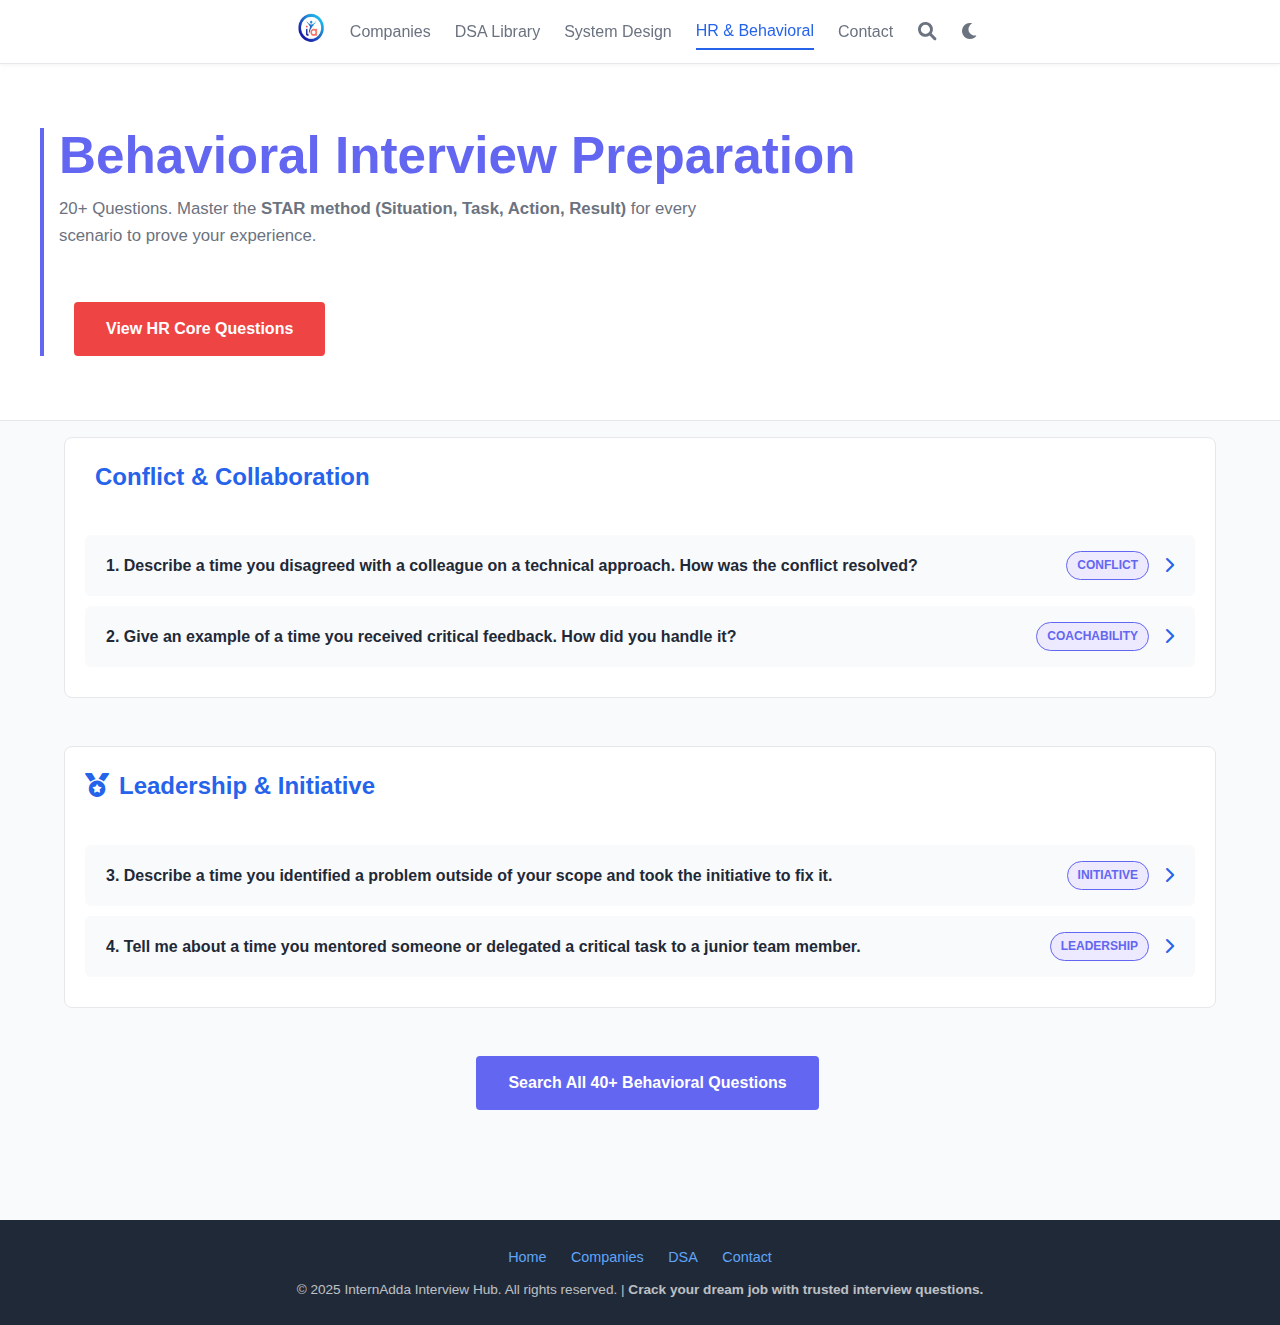
<file: behavioral.html>
<!DOCTYPE html>
<html lang="en">
<head>
    <meta charset="UTF-8">
    <meta name="viewport" content="width=device-width, initial-scale=1.0">
    <title>Behavioral Interview Questions (STAR Method) | 20+ Q&A | InternAdda</title>
    <meta name="description" content="20+ essential behavioral interview questions designed to be answered using the STAR method (Situation, Task, Action, Result). Master questions on leadership, conflict resolution, failure, and working with ambiguity for top tech companies.">
    <meta name="keywords" content="behavioral interview questions, STAR method answers, conflict resolution questions, leadership questions, failure stories, interview answers, dealing with ambiguity, InternAdda behavioral guide">
    
    <meta property="og:title" content="Behavioral Interview Preparation: 20+ STAR Questions | InternAdda">
    <meta property="og:description" content="Use the Situation, Task, Action, Result framework to craft powerful and professional behavioral responses.">
    <meta property="og:type" content="website">
    <meta property="og:url" content="https://www.internaddainterviewhub.com/behavioral.html">

    <link rel="canonical" href="https://www.internaddainterviewhub.com/behavioral.html">
    <link rel="stylesheet" href="style.css">
    <link rel="icon" href="assets/favicon.ico">
    <link rel="stylesheet" href="https://cdnjs.cloudflare.com/ajax/libs/font-awesome/6.0.0-beta3/css/all.min.css">
</head>
<body>
    <header class="header">
        <div class="container">
            <div class="logo">
                <a href="index.html">
                    <img src="assets/logo.jpg" alt="InternAdda Interview Hub Logo">
                </a>
            </div>
            
            <div class="main-nav-wrapper">
                <nav class="nav-links" id="nav-links">
                    <a href="companies.html">Companies</a>
                    <a href="dsa-library.html">DSA Library</a>
                    <a href="system-design.html">System Design</a>
                    <a href="hr-round.html" class="active">HR & Behavioral</a>
                    <a href="contact.html">Contact</a>
                </nav>
                <div class="utility-icons">
                    <button id="search-trigger" title="Search Questions"><i class="fas fa-search"></i></button>
                    <button id="theme-toggle" title="Toggle Dark/Light Mode"><i class="fas fa-moon"></i></button>
                </div>
                <div class="menu-toggle" id="menu-toggle"><i class="fas fa-bars"></i></div>
            </div>
        </div>
    </header>
    <div class="floating-search-bar" id="floating-search-bar">
        <div class="container">
            <input type="text" id="search-input-global" placeholder="Search 300+ Interview Questions (e.g. 'Conflict', 'Leadership', or 'STAR method')">
        </div>
    </div>

    <main>
        <section class="hero" style="background-color: var(--background-light); color: var(--text-color-primary); padding: 4rem 0;">
            <div class="container" style="text-align: left; border-left: 4px solid #6366F1; padding-left: 15px;">
                <h1 style="color: #6366F1;">Behavioral Interview Preparation</h1>
                <p>20+ Questions. Master the <strong style="font-weight: 600;">STAR method (Situation, Task, Action, Result)</strong> for every scenario to prove your experience.</p>
                <a href="hr-round.html" class="cta-button" style="background-color: #EF4444; border-color: #EF4444; color: white; margin-top: 20px;">View HR Core Questions</a>
            </div>
        </section>

        <section class="question-list">
            <div class="container">
                <div class="question-group">
                    <h2><i class="fas fa-users-line" style="margin-right: 10px;"></i>Conflict & Collaboration</h2>

                    <div class="question-item">
                        <div class="question-header">
                            <strong class="question-title">1. Describe a time you disagreed with a colleague on a technical approach. How was the conflict resolved?</strong>
                            <span class="difficulty-tag tag-behavioral">Conflict</span>
                            <span class="toggle-icon"><i class="fas fa-chevron-right"></i></span>
                        </div>
                        <div class="question-content">
                            <div class="answer-section">
                                <h3><i class="fas fa-lightbulb" style="margin-right: 5px;"></i> Answer & Explanation (STAR Method)</h3>
                                <p><strong>Focus:</strong> Professionalism, objectivity, and data-driven decision-making. (Demonstrates "Have Backbone; Disagree and Commit").</p>
                                <ul>
                                    <li><strong>Action:</strong> We agreed that personal opinions shouldn't dictate the architecture. We spent one afternoon building minimal Proof-of-Concepts (POCs) for both approaches and benchmarked the critical performance metric (e.g., latency).</li>
                                    <li><strong>Result:</strong> The data clearly favored my colleague's approach for long-term scalability. I immediately endorsed their plan and led the implementation, demonstrating commitment to the project's best interest over personal ego.</li>
                                </ul>
                            </div>
                        </div>
                    </div>

                    <div class="question-item">
                        <div class="question-header">
                            <strong class="question-title">2. Give an example of a time you received critical feedback. How did you handle it?</strong>
                            <span class="difficulty-tag tag-behavioral">Coachability</span>
                            <span class="toggle-icon"><i class="fas fa-chevron-right"></i></span>
                        </div>
                        <div class="question-content">
                            <div class="answer-section">
                                <h3><i class="fas fa-lightbulb" style="margin-right: 5px;"></i> Answer & Explanation (STAR Method)</h3>
                                <p><strong>Focus:</strong> Growth mindset and ability to seek out improvement, not defensiveness.</p>
                                <ul>
                                    <li><strong>Situation:</strong> During a code review, my manager pointed out that my module lacked sufficient unit testing, creating a potential technical debt (Task: improve testing rigor).</li>
                                    <li><strong>Action:</strong> I first thanked them for the honest feedback. I then scheduled a follow-up to understand the gaps. I spent the next two weeks researching TDD (Test-Driven Development) and implemented a **100% test coverage policy** for my new features.</li>
                                    <li><strong>Result:</strong> My subsequent module reviews required zero rework for testing. I also created a short internal guide on TDD, sharing the learning with the team.</li>
                                </ul>
                            </div>
                        </div>
                    </div>
                </div>

                <div class="question-group">
                    <h2><i class="fas fa-medal" style="margin-right: 10px;"></i>Leadership & Initiative</h2>

                    <div class="question-item">
                        <div class="question-header">
                            <strong class="question-title">3. Describe a time you identified a problem outside of your scope and took the initiative to fix it.</strong>
                            <span class="difficulty-tag tag-behavioral">Initiative</span>
                            <span class="toggle-icon"><i class="fas fa-chevron-right"></i></span>
                        </div>
                        <div class="question-content">
                            <div class="answer-section">
                                <h3><i class="fas fa-lightbulb" style="margin-right: 5px;"></i> Answer & Explanation (STAR Method)</h3>
                                <p><strong>Focus:</strong> Ownership and identifying operational inefficiencies that impact the wider team.</p>
                                <ul>
                                    <li><strong>Situation:</strong> The team's deployment pipeline took 45 minutes, frustrating developers and slowing velocity. This wasn't my assigned task (Task: speed up the build time without sacrificing safety).</li>
                                    <li><strong>Action:</strong> I researched parallelization techniques for Jenkins/GitHub Actions. I dedicated 10% of my time over two sprints to refactor the pipeline scripts, implementing parallel testing and optimized image caching.</li>
                                    <li><strong>Result:</strong> I reduced the total build time from 45 minutes to **12 minutes**. This saved the 10-person team approximately 5 hours of idle time per day, resulting in a measurable increase in deployment frequency.</li>
                                </ul>
                            </div>
                        </div>
                    </div>

                    <div class="question-item">
                        <div class="question-header">
                            <strong class="question-title">4. Tell me about a time you mentored someone or delegated a critical task to a junior team member.</strong>
                            <span class="difficulty-tag tag-behavioral">Leadership</span>
                            <span class="toggle-icon"><i class="fas fa-chevron-right"></i></span>
                        </div>
                        <div class="question-content">
                            <div class="answer-section">
                                <h3><i class="fas fa-lightbulb" style="margin-right: 5px;"></i> Answer & Explanation (STAR Method)</h3>
                                <p><strong>Focus:</strong> Developing others and fostering trust, not just dumping work.</p>
                                <ul>
                                    <li><strong>Situation:</strong> A junior engineer was struggling with a complex database query optimization, a critical step for our launch (Task: ensure the task was completed correctly while building the junior engineer's skill).</li>
                                    <li><strong>Action:</strong> I broke the task into three manageable parts. I provided them with key resources (documentation on explain plans and indexes) and scheduled daily 15-minute check-ins. I emphasized **guidance** and **review**, not taking the keyboard.</li>
                                    <li><strong>Result:</strong> The engineer successfully delivered the optimized query ahead of schedule. More importantly, they gained the confidence and technical skill to handle similar database challenges independently in the future.</li>
                                </ul>
                            </div>
                        </div>
                    </div>
                </div>
                
                <p style="text-align: center; margin-top: 30px; padding-bottom: 30px;">
                    <a href="search.html?q=Behavioral" class="cta-button" style="background-color: #6366F1; border-color: #6366F1; color: white;">Search All 40+ Behavioral Questions</a>
                </p>
            </div>
        </section>
    </main>

    <footer class="footer">
        <div class="container">
            <div class="footer-nav">
                <a href="index.html">Home</a>
                <a href="companies.html">Companies</a>
                <a href="dsa-library.html">DSA</a>
                <a href="contact.html">Contact</a>
            </div>
            <p class="footer-text">
                &copy; 2025 InternAdda Interview Hub. All rights reserved. | <strong style="font-weight: 600;">Crack your dream job with trusted interview questions.</strong>
            </p>
        </div>
    </footer>

    <script src="script.js"></script>
</body>
</html>
</file>
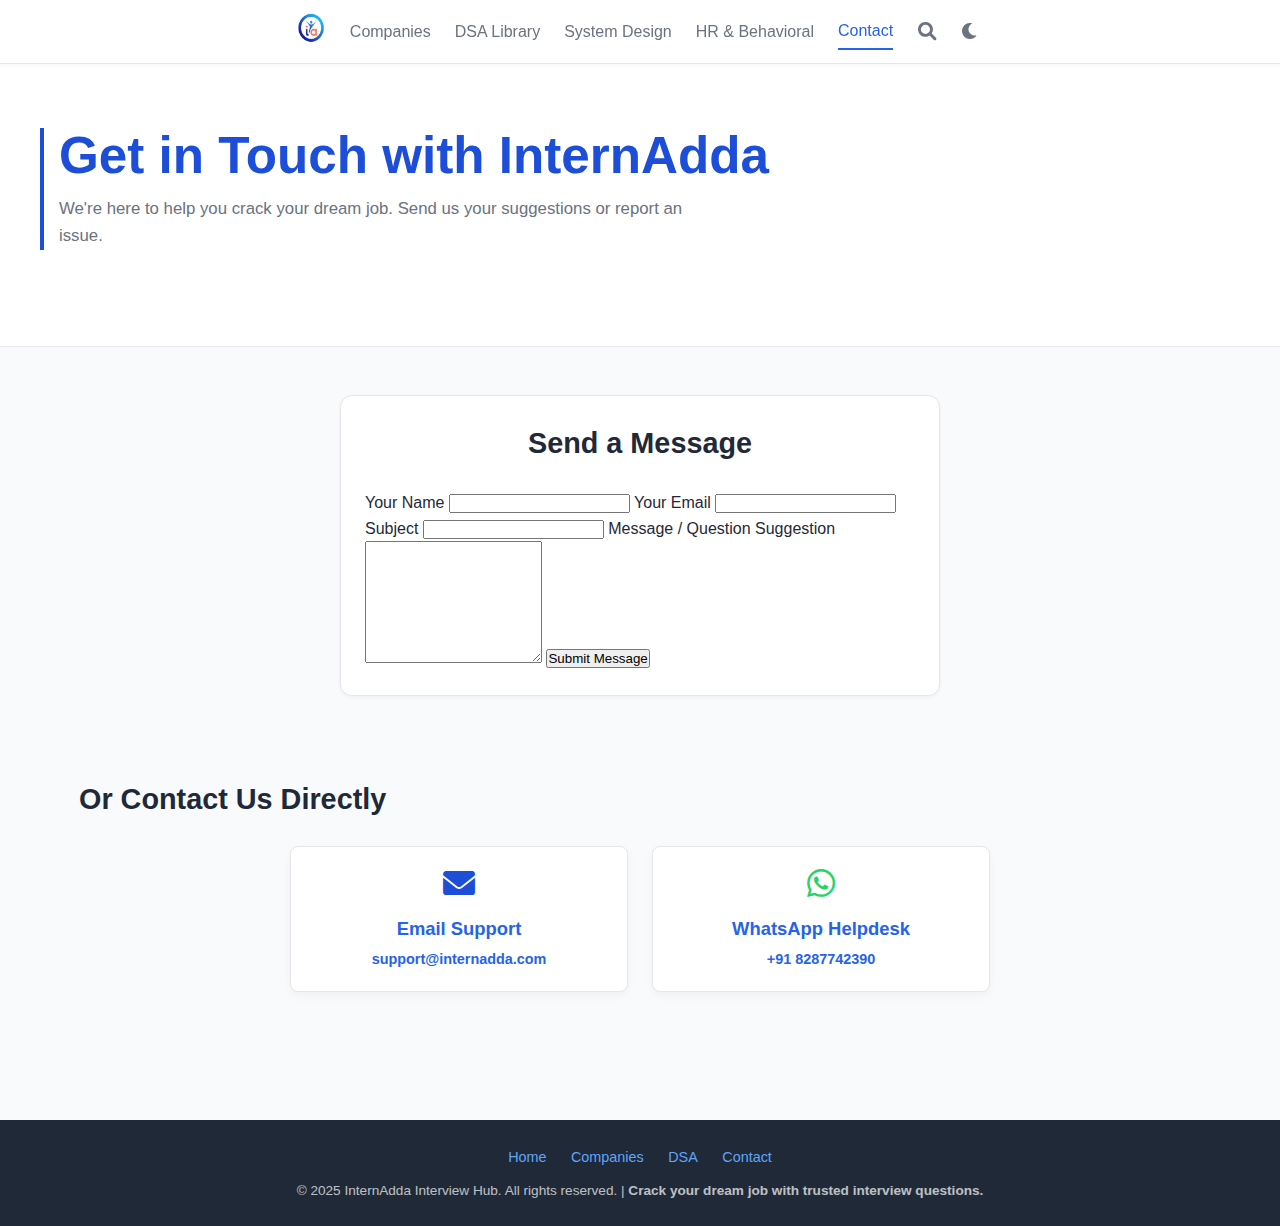
<file: contact.html>
<!DOCTYPE html>
<html lang="en">
<head>
    <meta charset="UTF-8">
    <meta name="viewport" content="width=device-width, initial-scale=1.0">
    <title>Contact InternAdda Interview Hub | Support & Feedback</title>
    <meta name="description" content="Get in touch with the InternAdda team via email or WhatsApp for partnerships, technical support, content suggestions, or general inquiries. We value your feedback.">
    <meta name="keywords" content="contact internadda, submit interview questions, website feedback, interview hub contact, support@internadda.com, +91 8287742390">
    
    <meta property="og:title" content="Contact & Support | InternAdda Interview Hub">
    <meta property="og:description" content="Reach out to the InternAdda team directly for assistance and contributions.">
    <meta property="og:type" content="website">
    <meta property="og:url" content="https://www.internaddainterviewhub.com/contact.html">

    <link rel="canonical" href="https://www.internaddainterviewhub.com/contact.html">
    <link rel="stylesheet" href="style.css">
    <link rel="icon" href="assets/favicon.ico">
    <link rel="stylesheet" href="https://cdnjs.cloudflare.com/ajax/libs/font-awesome/6.0.0-beta3/css/all.min.css">
</head>
<body>
    <header class="header">
        <div class="container">
            <div class="logo">
                <a href="index.html">
                    <img src="assets/logo.jpg" alt="InternAdda Interview Hub Logo">
                </a>
            </div>
            
            <div class="main-nav-wrapper">
                <nav class="nav-links" id="nav-links">
                    <a href="companies.html">Companies</a>
                    <a href="dsa-library.html">DSA Library</a>
                    <a href="system-design.html">System Design</a>
                    <a href="hr-round.html">HR & Behavioral</a>
                    <a href="contact.html" class="active">Contact</a>
                </nav>
                <div class="utility-icons">
                    <button id="search-trigger" title="Search Questions"><i class="fas fa-search"></i></button>
                    <button id="theme-toggle" title="Toggle Dark/Light Mode"><i class="fas fa-moon"></i></button>
                </div>
                <div class="menu-toggle" id="menu-toggle"><i class="fas fa-bars"></i></div>
            </div>
        </div>
    </header>
    <div class="floating-search-bar" id="floating-search-bar">
        <div class="container">
            <input type="text" id="search-input-global" placeholder="Search 300+ Interview Questions...">
        </div>
    </div>

    <main>
        <section class="hero" style="background-color: var(--background-light); color: var(--text-color-primary); padding: 4rem 0;">
            <div class="container" style="text-align: left; border-left: 4px solid #1D4ED8; padding-left: 15px;">
                <h1 style="color: #1D4ED8;">Get in Touch with InternAdda</h1>
                <p>We're here to help you crack your dream job. Send us your suggestions or report an issue.</p>
            </div>
        </section>

        <div class="container">
            <div class="contact-form">
                <h2 class="section-title" style="margin-top: 0; color: var(--text-color-primary); border-left: none; text-align: center; padding-left: 0;">Send a Message</h2>
                <form action="mailto:support@internadda.com" method="post" enctype="text/plain">
                    <label for="name">Your Name</label>
                    <input type="text" id="name" name="Name" required>

                    <label for="email">Your Email</label>
                    <input type="email" id="email" name="Email" required>

                    <label for="subject">Subject</label>
                    <input type="text" id="subject" name="Subject" required>

                    <label for="message">Message / Question Suggestion</label>
                    <textarea id="message" name="Message" rows="8" required></textarea>

                    <button type="submit">Submit Message</button>
                </form>
            </div>
            
            <div style="text-align: center; margin-bottom: 5rem;">
                <h2 class="section-title" style="border-left: none; margin-bottom: 1.5rem;">Or Contact Us Directly</h2>
                <div class="grid-cards" style="grid-template-columns: 1fr 1fr; max-width: 700px; margin: 0 auto;">
                    <div class="card" style="text-align: center;">
                        <i class="fas fa-envelope fa-2x" style="color: #1D4ED8; margin-bottom: 10px;"></i>
                        <h3>Email Support</h3>
                        <p><a href="mailto:support@internadda.com" style="font-weight: 600;">support@internadda.com</a></p>
                    </div>
                    <div class="card" style="text-align: center;">
                        <i class="fab fa-whatsapp fa-2x" style="color: #25D366; margin-bottom: 10px;"></i>
                        <h3>WhatsApp Helpdesk</h3>
                        <p><a href="https://wa.me/918287742390" target="_blank" style="font-weight: 600;">+91 8287742390</a></p>
                    </div>
                </div>
            </div>
        </div>
    </main>

    <footer class="footer">
        <div class="container">
            <div class="footer-nav">
                <a href="index.html">Home</a>
                <a href="companies.html">Companies</a>
                <a href="dsa-library.html">DSA</a>
                <a href="contact.html">Contact</a>
            </div>
            <p class="footer-text">
                &copy; 2025 InternAdda Interview Hub. All rights reserved. | <strong style="font-weight: 600;">Crack your dream job with trusted interview questions.</strong>
            </p>
        </div>
    </footer>

    <script src="script.js"></script>
</body>
</html>
</file>
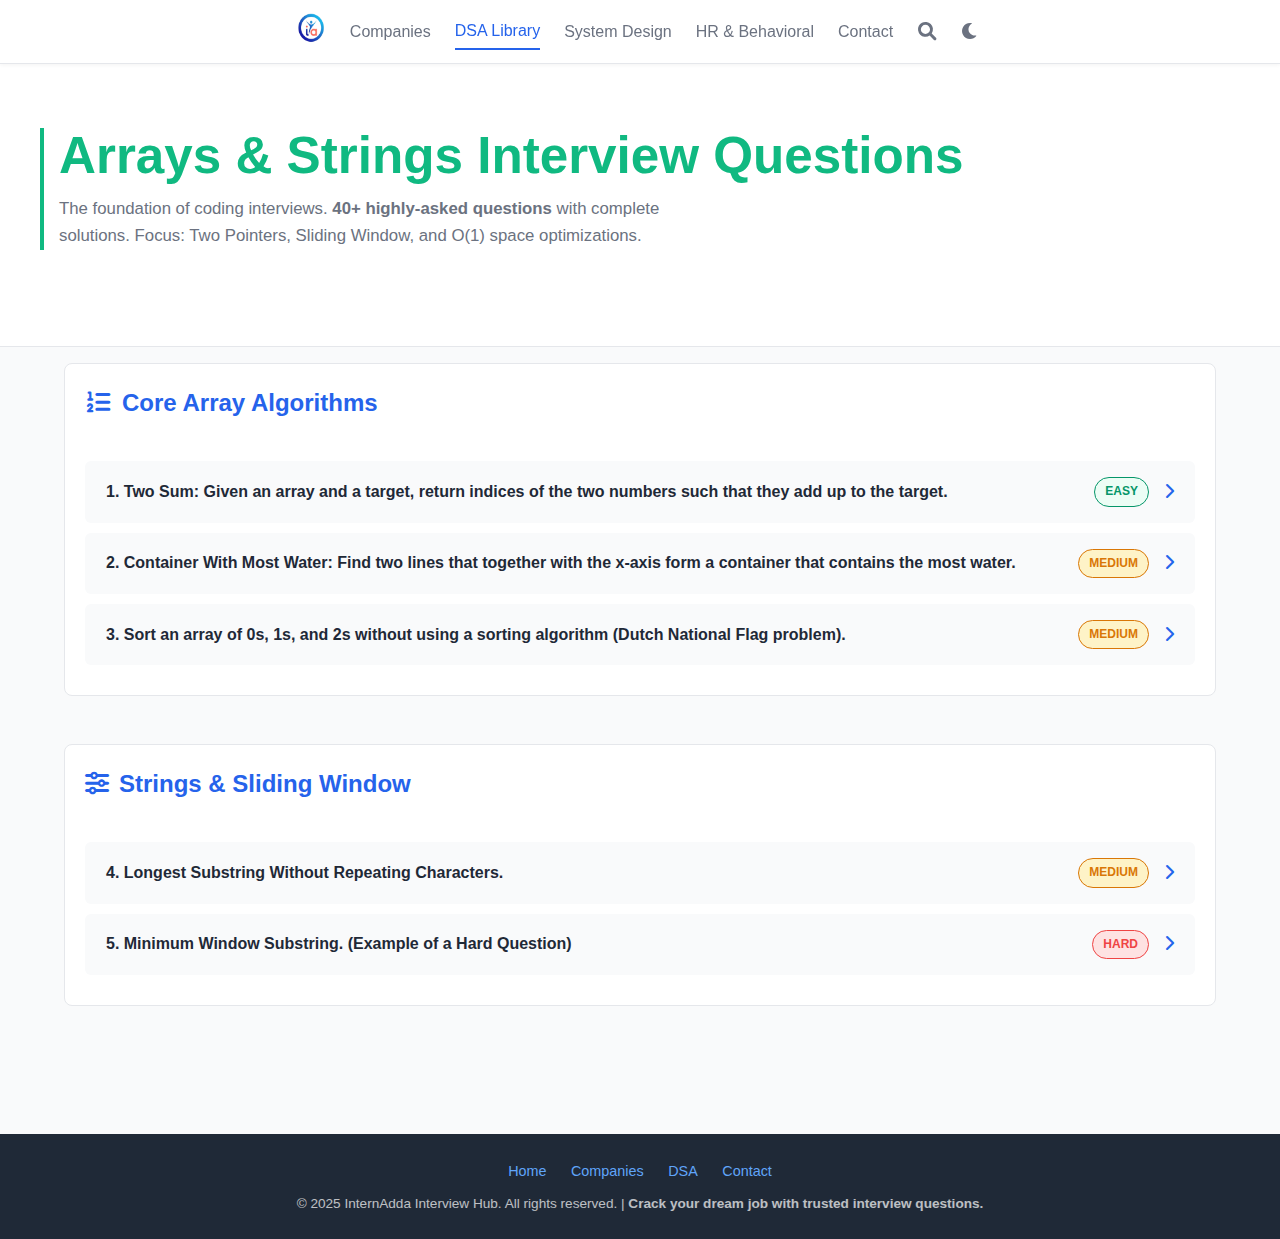
<file: dsa-arrays.html>
<!DOCTYPE html>
<html lang="en">
<head>
    <meta charset="UTF-8">
    <meta name="viewport" content="width=device-width, initial-scale=1.0">
    <title>Top 40+ Arrays and Strings DSA Questions with Detailed Answers | InternAdda</title>
    <meta name="description" content="Master 40+ fundamental Arrays and Strings DSA questions for your coding interview. Includes detailed answers and explanations for Two Pointers, Sliding Window, and Prefix Sums. Essential for FAANG and top product-based companies.">
    <meta name="keywords" content="Arrays DSA questions, Strings interview questions, Two Pointers technique, Sliding Window explanation, Kadane's Algorithm, Sort 0 1 2, InternAdda arrays answers, coding interview preparation, maximum subarray, longest substring without repeating characters">
    
    <meta property="og:title" content="Arrays & Strings: 40+ DSA Questions with Detailed Answers | InternAdda">
    <meta property="og:description" content="Master the foundation of coding interviews with detailed solutions for Array and String problems.">
    <meta property="og:type" content="website">
    <meta property="og:url" content="https://www.internaddainterviewhub.com/dsa-arrays.html">

    <link rel="canonical" href="https://www.internaddainterviewhub.com/dsa-arrays.html">
    <link rel="stylesheet" href="style.css">
    <link rel="icon" href="assets/favicon.ico">
    <link rel="stylesheet" href="https://cdnjs.cloudflare.com/ajax/libs/font-awesome/6.0.0-beta3/css/all.min.css">
</head>
<body>
    <header class="header">
        <div class="container">
            <div class="logo">
                <a href="index.html">
                    <img src="assets/logo.jpg" alt="InternAdda Interview Hub Logo">
                </a>
            </div>
            
            <div class="main-nav-wrapper">
                <nav class="nav-links" id="nav-links">
                    <a href="companies.html">Companies</a>
                    <a href="dsa-library.html" class="active">DSA Library</a>
                    <a href="system-design.html">System Design</a>
                    <a href="hr-round.html">HR & Behavioral</a>
                    <a href="contact.html">Contact</a>
                </nav>
                <div class="utility-icons">
                    <button id="search-trigger" title="Search Questions"><i class="fas fa-search"></i></button>
                    <button id="theme-toggle" title="Toggle Dark/Light Mode"><i class="fas fa-moon"></i></button>
                </div>
                <div class="menu-toggle" id="menu-toggle"><i class="fas fa-bars"></i></div>
            </div>
        </div>
    </header>
    <div class="floating-search-bar" id="floating-search-bar">
        <div class="container">
            <input type="text" id="search-input-global" placeholder="Search 300+ Interview Questions (e.g. 'Two Sum' or 'Sliding Window')">
        </div>
    </div>

    <main>
        <section class="hero" style="background-color: var(--background-light); color: var(--text-color-primary); padding: 4rem 0;">
            <div class="container" style="text-align: left; border-left: 4px solid #10B981; padding-left: 15px;">
                <h1 style="color: #10B981;">Arrays & Strings Interview Questions</h1>
                <p>The foundation of coding interviews. <strong style="font-weight: 600;">40+ highly-asked questions</strong> with complete solutions. Focus: Two Pointers, Sliding Window, and O(1) space optimizations.</p>
            </div>
        </section>

        <section class="question-list">
            <div class="container">
                <div class="question-group">
                    <h2><i class="fas fa-list-ol" style="margin-right: 10px;"></i>Core Array Algorithms</h2>

                    <div class="question-item">
                        <div class="question-header">
                            <strong class="question-title">1. Two Sum: Given an array and a target, return indices of the two numbers such that they add up to the target.</strong>
                            <span class="difficulty-tag tag-easy">Easy</span>
                            <span class="toggle-icon"><i class="fas fa-chevron-right"></i></span>
                        </div>
                        <div class="question-content">
                            <div class="answer-section">
                                <h3><i class="fas fa-lightbulb" style="margin-right: 5px;"></i> Answer & Explanation</h3>
                                <p><strong>Optimal Technique:</strong> Hash Map (or Dictionary). This approach allows us to reduce the search time from O(n) (in a brute force approach) to O(1) for each element, achieving an overall time complexity of O(n).</p>
                                <p><strong>Steps:</strong></p>
                                <ol>
                                    <li>Initialize an empty hash map <code>numMap</code> to store <code>(number, index)</code> pairs encountered so far.</li>
                                    <li>Iterate through the array. For each number <code>num</code>, calculate the <code>complement = target - num</code>.</li>
                                    <li>Check if the <code>complement</code> already exists as a key in <code>numMap</code>. If it does, we have found the pair. Return <code>[numMap[complement], current_index]</code>.</li>
                                    <li>If the complement is not found, add the current number and its index to the map: <code>numMap[num] = current_index</code>.</li>
                                </ol>
                                <p><strong>Complexity:</strong> Time: O(n). Space: O(n).</p>
                            </div>
                        </div>
                    </div>

                    <div class="question-item">
                        <div class="question-header">
                            <strong class="question-title">2. Container With Most Water: Find two lines that together with the x-axis form a container that contains the most water.</strong>
                            <span class="difficulty-tag tag-medium">Medium</span>
                            <span class="toggle-icon"><i class="fas fa-chevron-right"></i></span>
                        </div>
                        <div class="question-content">
                            <div class="answer-section">
                                <h3><i class="fas fa-lightbulb" style="margin-right: 5px;"></i> Answer & Explanation</h3>
                                <p><strong>Optimal Technique:</strong> Two-Pointer approach. Start with pointers at the extreme ends (widest possible container) and greedily move the pointer associated with the shorter line inward.</p>
                                <p><strong>Rationale:</strong> The area is calculated as $Area = \min(\text{height}[\text{left}], \text{height}[\text{right}]) \times (\text{right} - \text{left})$. Starting wide maximizes the width. To increase the area, you must increase the minimum height. Moving the shorter line gives a better chance of finding a taller boundary compared to moving the already taller one (which would only reduce the width).</p>
                                <p><strong>Complexity:</strong> Time: O(n). Space: O(1).</p>
                            </div>
                        </div>
                    </div>

                    <div class="question-item">
                        <div class="question-header">
                            <strong class="question-title">3. Sort an array of 0s, 1s, and 2s without using a sorting algorithm (Dutch National Flag problem).</strong>
                            <span class="difficulty-tag tag-medium">Medium</span>
                            <span class="toggle-icon"><i class="fas fa-chevron-right"></i></span>
                        </div>
                        <div class="question-content">
                            <div class="answer-section">
                                <h3><i class="fas fa-lightbulb" style="margin-right: 5px;"></i> Answer & Explanation</h3>
                                <p><strong>Technique:</strong> Three-pointer Partition (Dijkstra's Three-Way Partitioning). Use three pointers: <code>low</code> (boundary for 0s), <code>mid</code> (current element), and <code>high</code> (boundary for 2s).</p>
                                <ul>
                                    <li><strong>If <code>arr[mid] == 0</code>:</strong> Swap <code>arr[mid]</code> and <code>arr[low]</code>, increment <code>low</code> and <code>mid</code>.</li>
                                    <li><strong>If <code>arr[mid] == 1</code>:</strong> Increment <code>mid</code>.</li>
                                    <li><strong>If <code>arr[mid] == 2</code>:</strong> Swap <code>arr[mid]</code> and <code>arr[high]</code>, and decrement <code>high</code>. Crucially, **do not increment <code>mid</code>** because the element swapped from <code>high</code> needs to be checked.</li>
                                </ul>
                                <p><strong>Complexity:</strong> Time: O(n). Space: O(1).</p>
                            </div>
                        </div>
                    </div>
                </div>

                <div class="question-group">
                    <h2><i class="fas fa-sliders-h" style="margin-right: 10px;"></i>Strings & Sliding Window</h2>

                    <div class="question-item">
                        <div class="question-header">
                            <strong class="question-title">4. Longest Substring Without Repeating Characters.</strong>
                            <span class="difficulty-tag tag-medium">Medium</span>
                            <span class="toggle-icon"><i class="fas fa-chevron-right"></i></span>
                        </div>
                        <div class="question-content">
                            <div class="answer-section">
                                <h3><i class="fas fa-lightbulb" style="margin-right: 5px;"></i> Answer & Explanation</h3>
                                <p><strong>Technique:</strong> Sliding Window. Use a Hash Set (or a Map) to efficiently track the characters currently present within the window defined by two pointers, <code>left</code> and <code>right</code>.</p>
                                <p><strong>Process:</strong></p>
                                <ol>
                                    <li>Expand the window by moving the <code>right</code> pointer forward and adding <code>s[right]</code> to the set.</li>
                                    <li>If <code>s[right]</code> is already in the set (duplicate found), shrink the window by moving the <code>left</code> pointer forward and removing <code>s[left]</code> from the set until the duplicate is gone.</li>
                                    <li>After every step, update the maximum length found: $max\_len = \max(max\_len, \text{right} - \text{left} + 1)$.</li>
                                </ol>
                                <p><strong>Complexity:</strong> Time: O(n). Space: O(min(n, alphabet\_size)).</p>
                            </div>
                        </div>
                    </div>
                    
                    <div class="question-item">
                        <div class="question-header">
                            <strong class="question-title">5. Minimum Window Substring. (Example of a Hard Question)</strong>
                            <span class="difficulty-tag tag-hard">Hard</span>
                            <span class="toggle-icon"><i class="fas fa-chevron-right"></i></span>
                        </div>
                        <div class="question-content">
                            <div class="answer-section">
                                <h3><i class="fas fa-lightbulb" style="margin-right: 5px;"></i> Answer & Explanation</h3>
                                <p><strong>Technique:</strong> Advanced Sliding Window with two Frequency Maps. This uses a "needed" map (for target string T) and a "window" map (for current string S). A crucial variable, <code>formed</code>, tracks how many unique characters in T are matched in the window S.</p>
                                <p><strong>Process:</strong></p>
                                <ul>
                                    <li><strong>Expansion:</strong> Move the <code>right</code> pointer, updating the window map. Check if the character count now satisfies the need. If so, increment <code>formed</code>.</li>
                                    <li><strong>Contraction:</strong> Once <code>formed</code> equals the total number of unique characters needed, you have a valid window. Contract the window by moving the <code>left</code> pointer forward until validity is broken. Update the global minimum length during this contraction phase.</li>
                                </ul>
                                <p><strong>Complexity:</strong> Time: O(|S| + |T|). Space: O(alphabet\_size).</p>
                            </div>
                        </div>
                    </div>
                </div>
            </div>
        </section>
    </main>

    <footer class="footer">
        <div class="container">
            <div class="footer-nav">
                <a href="index.html">Home</a>
                <a href="companies.html">Companies</a>
                <a href="dsa-library.html">DSA</a>
                <a href="contact.html">Contact</a>
            </div>
            <p class="footer-text">
                &copy; 2025 InternAdda Interview Hub. All rights reserved. | <strong style="font-weight: 600;">Crack your dream job with trusted interview questions.</strong>
            </p>
        </div>
    </footer>

    <script src="script.js"></script>
</body>
</html>
</file>
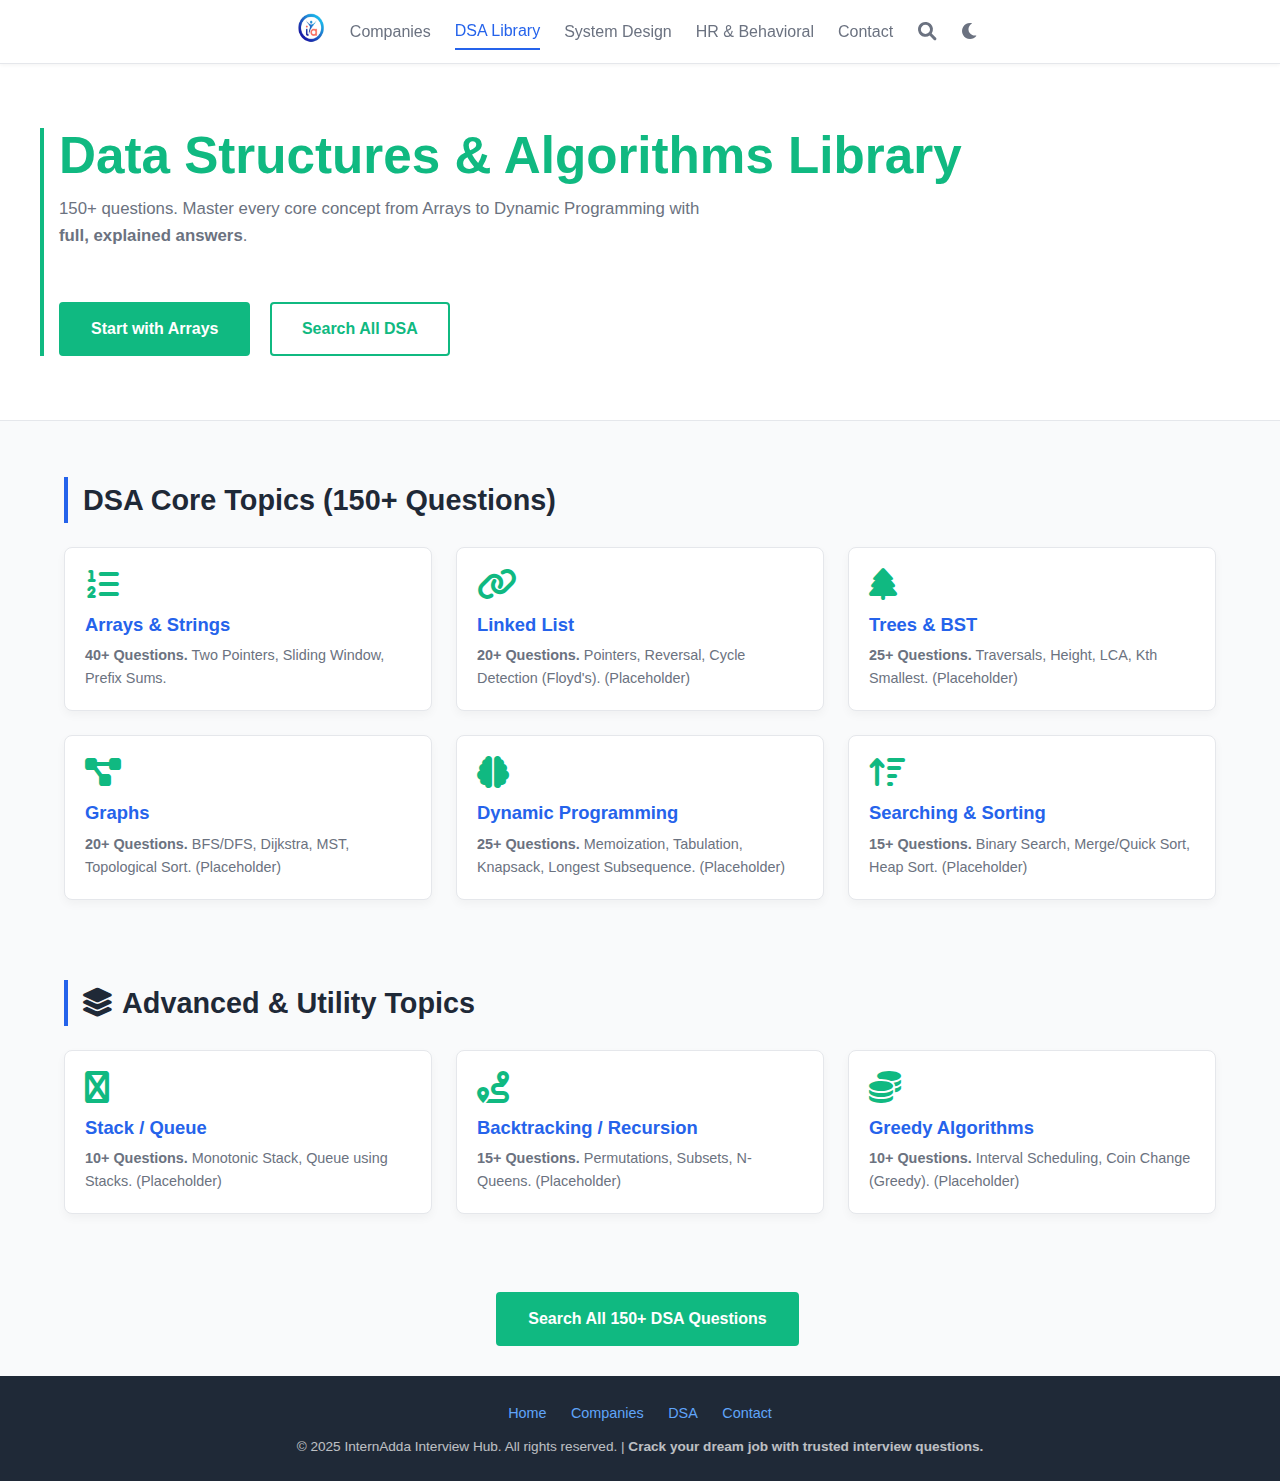
<file: dsa-library.html>
<!DOCTYPE html>
<html lang="en">
<head>
    <meta charset="UTF-8">
    <meta name="viewport" content="width=device-width, initial-scale=1.0">
    <title>DSA Library | 150+ Data Structures and Algorithms Questions with Answers | InternAdda</title>
    <meta name="description" content="The complete Data Structures and Algorithms (DSA) library with 150+ questions covering Arrays, Trees, Graphs, Dynamic Programming, and more. All core topics include detailed, professional solutions for interview preparation.">
    <meta name="keywords" content="DSA preparation, Arrays interview questions, Linked List problems, Dynamic Programming, Graph Algorithms, Binary Search Tree, coding interview library, 150+ DSA questions, InternAdda DSA guide">
    
    <meta property="og:title" content="DSA Library: 150+ Interview Questions with Answers | InternAdda">
    <meta property="og:description" content="Master every Data Structures and Algorithms topic required for top-tier SDE roles with detailed explanations.">
    <meta property="og:type" content="website">
    <meta property="og:url" content="https://www.internaddainterviewhub.com/dsa-library.html">

    <link rel="canonical" href="https://www.internaddainterviewhub.com/dsa-library.html">
    <link rel="stylesheet" href="style.css">
    <link rel="icon" href="assets/favicon.ico">
    <link rel="stylesheet" href="https://cdnjs.cloudflare.com/ajax/libs/font-awesome/6.0.0-beta3/css/all.min.css">
</head>
<body>
    <header class="header">
        <div class="container">
            <div class="logo">
                <a href="index.html">
                    <img src="assets/logo.jpg" alt="InternAdda Interview Hub Logo">
                </a>
            </div>
            
            <div class="main-nav-wrapper">
                <nav class="nav-links" id="nav-links">
                    <a href="companies.html">Companies</a>
                    <a href="dsa-library.html" class="active">DSA Library</a>
                    <a href="system-design.html">System Design</a>
                    <a href="hr-round.html">HR & Behavioral</a>
                    <a href="contact.html">Contact</a>
                </nav>
                <div class="utility-icons">
                    <button id="search-trigger" title="Search Questions"><i class="fas fa-search"></i></button>
                    <button id="theme-toggle" title="Toggle Dark/Light Mode"><i class="fas fa-moon"></i></button>
                </div>
                <div class="menu-toggle" id="menu-toggle"><i class="fas fa-bars"></i></div>
            </div>
        </div>
    </header>
    <div class="floating-search-bar" id="floating-search-bar">
        <div class="container">
            <input type="text" id="search-input-global" placeholder="Search 300+ Interview Questions (e.g. 'Longest Subsequence' or 'BFS')">
        </div>
    </div>

    <main>
        <section class="hero" style="background-color: var(--background-light); color: var(--text-color-primary); padding: 4rem 0;">
            <div class="container" style="text-align: left; border-left: 4px solid #10B981; padding-left: 15px;">
                <h1 style="color: #10B981;">Data Structures & Algorithms Library</h1>
                <p>150+ questions. Master every core concept from Arrays to Dynamic Programming with <strong style="font-weight: 600;">full, explained answers</strong>.</p>
                <a href="dsa-arrays.html" class="cta-button" style="background-color: #10B981; border-color: #10B981; margin-top: 20px;">Start with Arrays</a>
                <a href="search.html?q=DSA" class="cta-button" style="background-color: transparent; border-color: #10B981; color: #10B981;">Search All DSA</a>
            </div>
        </section>

        <section class="dsa-topics">
            <div class="container">
                <h2 class="section-title">DSA Core Topics (150+ Questions)</h2>
                <div class="grid-cards">
                    <a href="dsa-arrays.html" class="card">
                        <i class="fas fa-list-ol fa-2x" style="color: #10B981; margin-bottom: 5px;"></i>
                        <h3>Arrays & Strings</h3>
                        <p><strong style="font-weight: 600;">40+ Questions.</strong> Two Pointers, Sliding Window, Prefix Sums.</p>
                    </a>
                    <a href="dsa-linked-list.html" class="card">
                        <i class="fas fa-link fa-2x" style="color: #10B981; margin-bottom: 5px;"></i>
                        <h3>Linked List</h3>
                        <p><strong style="font-weight: 600;">20+ Questions.</strong> Pointers, Reversal, Cycle Detection (Floyd's). (Placeholder)</p>
                    </a>
                    <a href="dsa-trees.html" class="card">
                        <i class="fas fa-tree fa-2x" style="color: #10B981; margin-bottom: 5px;"></i>
                        <h3>Trees & BST</h3>
                        <p><strong style="font-weight: 600;">25+ Questions.</strong> Traversals, Height, LCA, Kth Smallest. (Placeholder)</p>
                    </a>
                    <a href="dsa-graphs.html" class="card">
                        <i class="fas fa-diagram-project fa-2x" style="color: #10B981; margin-bottom: 5px;"></i>
                        <h3>Graphs</h3>
                        <p><strong style="font-weight: 600;">20+ Questions.</strong> BFS/DFS, Dijkstra, MST, Topological Sort. (Placeholder)</p>
                    </a>
                    <a href="dsa-dp.html" class="card">
                        <i class="fas fa-brain fa-2x" style="color: #10B981; margin-bottom: 5px;"></i>
                        <h3>Dynamic Programming</h3>
                        <p><strong style="font-weight: 600;">25+ Questions.</strong> Memoization, Tabulation, Knapsack, Longest Subsequence. (Placeholder)</p>
                    </a>
                    <a href="dsa-searching-sorting.html" class="card">
                        <i class="fas fa-sort-amount-up fa-2x" style="color: #10B981; margin-bottom: 5px;"></i>
                        <h3>Searching & Sorting</h3>
                        <p><strong style="font-weight: 600;">15+ Questions.</strong> Binary Search, Merge/Quick Sort, Heap Sort. (Placeholder)</p>
                    </a>
                </div>
                
                <h2 class="section-title" style="margin-top: 2rem;"><i class="fas fa-layer-group" style="margin-right: 10px;"></i>Advanced & Utility Topics</h2>
                <div class="grid-cards">
                    <div class="card">
                        <i class="fas fa-stack-overflow fa-2x" style="color: #10B981; margin-bottom: 5px;"></i>
                        <h3>Stack / Queue</h3>
                        <p><strong style="font-weight: 600;">10+ Questions.</strong> Monotonic Stack, Queue using Stacks. (Placeholder)</p>
                    </div>
                    <div class="card">
                        <i class="fas fa-route fa-2x" style="color: #10B981; margin-bottom: 5px;"></i>
                        <h3>Backtracking / Recursion</h3>
                        <p><strong style="font-weight: 600;">15+ Questions.</strong> Permutations, Subsets, N-Queens. (Placeholder)</p>
                    </div>
                    <div class="card">
                        <i class="fas fa-coins fa-2x" style="color: #10B981; margin-bottom: 5px;"></i>
                        <h3>Greedy Algorithms</h3>
                        <p><strong style="font-weight: 600;">10+ Questions.</strong> Interval Scheduling, Coin Change (Greedy). (Placeholder)</p>
                    </div>
                </div>

                <p style="text-align: center; margin-top: 30px; padding-bottom: 30px;">
                    <a href="search.html?q=DSA" class="cta-button" style="background-color: #10B981; border-color: #10B981; color: white;">Search All 150+ DSA Questions</a>
                </p>
            </div>
        </section>
    </main>

    <footer class="footer">
        <div class="container">
            <div class="footer-nav">
                <a href="index.html">Home</a>
                <a href="companies.html">Companies</a>
                <a href="dsa-library.html">DSA</a>
                <a href="contact.html">Contact</a>
            </div>
            <p class="footer-text">
                &copy; 2025 InternAdda Interview Hub. All rights reserved. | <strong style="font-weight: 600;">Crack your dream job with trusted interview questions.</strong>
            </p>
        </div>
    </footer>

    <script src="script.js"></script>
</body>
</html>
</file>
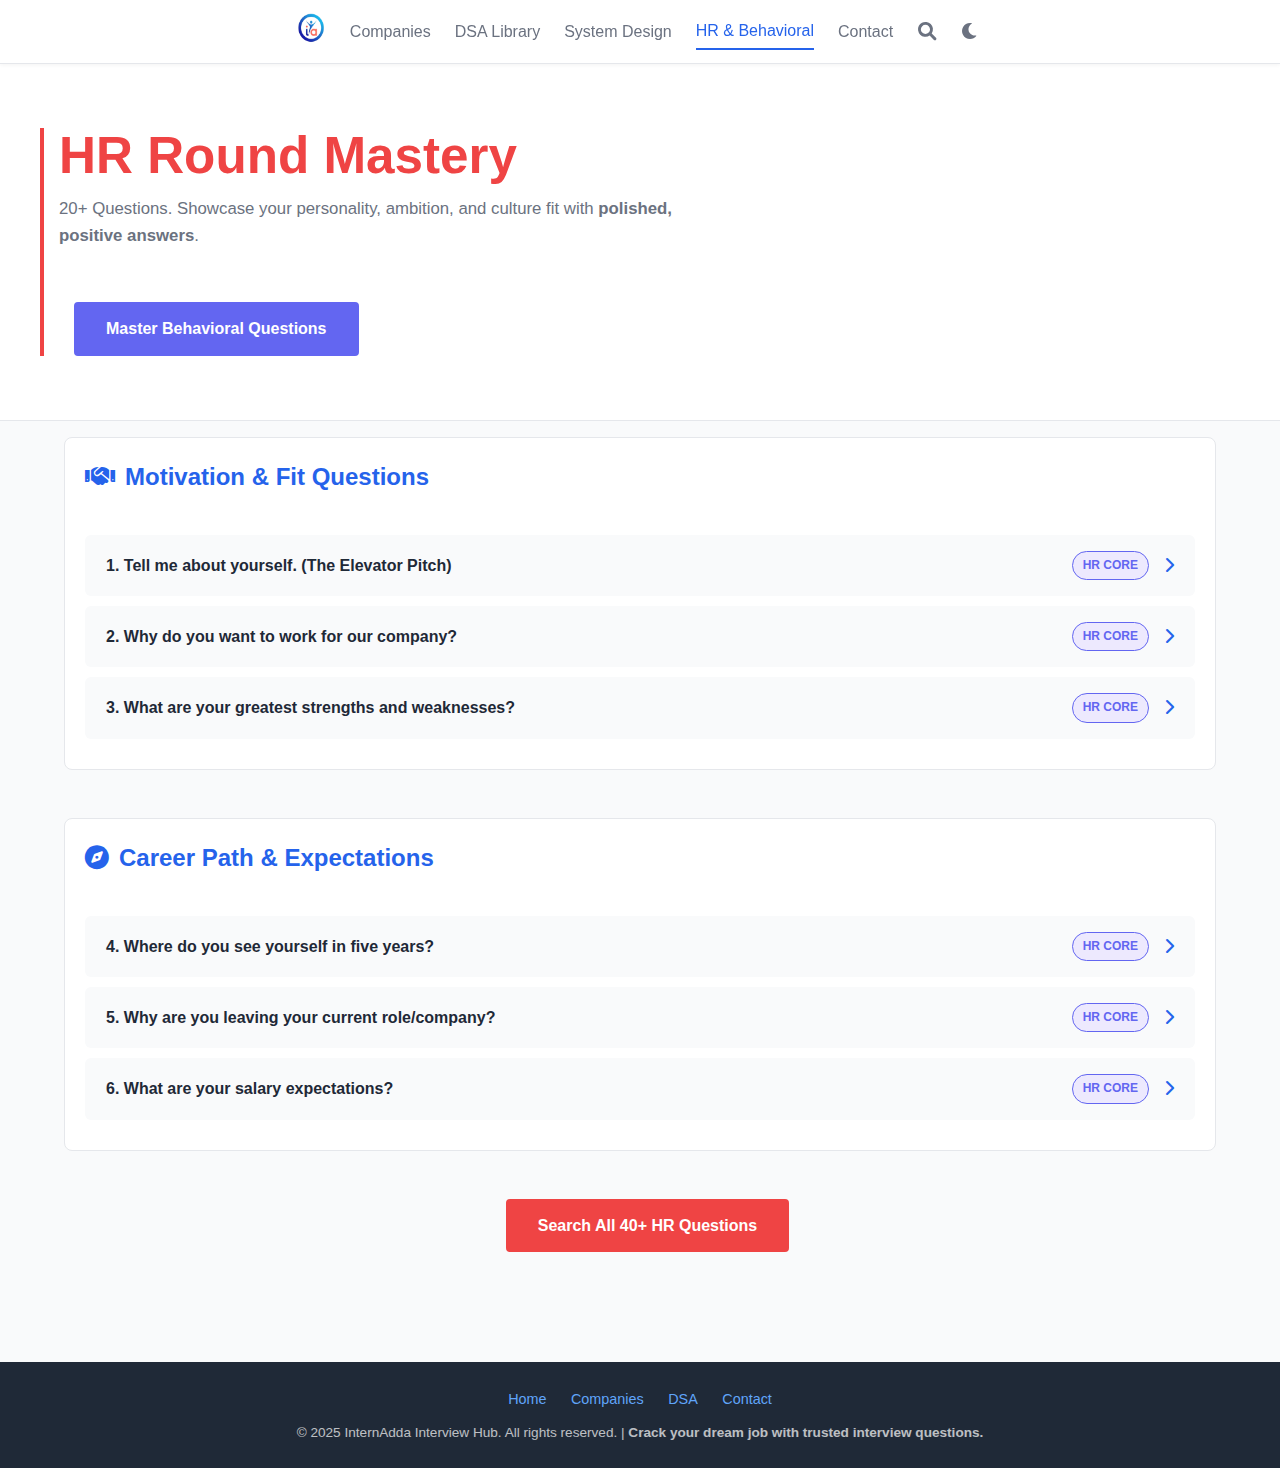
<file: hr-round.html>
<!DOCTYPE html>
<html lang="en">
<head>
    <meta charset="UTF-8">
    <meta name="viewport" content="width=device-width, initial-scale=1.0">
    <title>HR Round Interview Questions & Answers (20+ Core) | InternAdda</title>
    <meta name="description" content="20+ essential HR interview questions covering background, motivation, career goals, and company fit for any tech company. Includes suggested detailed answers and professional tips for success.">
    <meta name="keywords" content="HR interview questions, tell me about yourself, salary expectations, why this company, HR round answers, interview guide, InternAdda HR, career goals, strengths and weaknesses">
    
    <meta property="og:title" content="HR Round Mastery: 20+ Questions with Answers | InternAdda">
    <meta property="og:description" content="Prepare to ace your HR round by mastering questions on motivation, fit, and professional expectations.">
    <meta property="og:type" content="website">
    <meta property="og:url" content="https://www.internaddainterviewhub.com/hr-round.html">

    <link rel="canonical" href="https://www.internaddainterviewhub.com/hr-round.html">
    <link rel="stylesheet" href="style.css">
    <link rel="icon" href="assets/favicon.ico">
    <link rel="stylesheet" href="https://cdnjs.cloudflare.com/ajax/libs/font-awesome/6.0.0-beta3/css/all.min.css">
</head>
<body>
    <header class="header">
        <div class="container">
            <div class="logo">
                <a href="index.html">
                    <img src="assets/logo.jpg" alt="InternAdda Interview Hub Logo">
                </a>
            </div>
            
            <div class="main-nav-wrapper">
                <nav class="nav-links" id="nav-links">
                    <a href="companies.html">Companies</a>
                    <a href="dsa-library.html">DSA Library</a>
                    <a href="system-design.html">System Design</a>
                    <a href="hr-round.html" class="active">HR & Behavioral</a>
                    <a href="contact.html">Contact</a>
                </nav>
                <div class="utility-icons">
                    <button id="search-trigger" title="Search Questions"><i class="fas fa-search"></i></button>
                    <button id="theme-toggle" title="Toggle Dark/Light Mode"><i class="fas fa-moon"></i></button>
                </div>
                <div class="menu-toggle" id="menu-toggle"><i class="fas fa-bars"></i></div>
            </div>
        </div>
    </header>
    <div class="floating-search-bar" id="floating-search-bar">
        <div class="container">
            <input type="text" id="search-input-global" placeholder="Search 300+ Interview Questions (e.g. 'Salary Expectation' or 'Tell me about yourself')">
        </div>
    </div>

    <main>
        <section class="hero" style="background-color: var(--background-light); color: var(--text-color-primary); padding: 4rem 0;">
            <div class="container" style="text-align: left; border-left: 4px solid #EF4444; padding-left: 15px;">
                <h1 style="color: #EF4444;">HR Round Mastery</h1>
                <p>20+ Questions. Showcase your personality, ambition, and culture fit with <strong style="font-weight: 600;">polished, positive answers</strong>.</p>
                <a href="behavioral.html" class="cta-button" style="background-color: #6366F1; border-color: #6366F1; color: white; margin-top: 20px;">Master Behavioral Questions</a>
            </div>
        </section>

        <section class="question-list">
            <div class="container">
                <div class="question-group">
                    <h2><i class="fas fa-handshake" style="margin-right: 10px;"></i>Motivation & Fit Questions</h2>
                    
                    <div class="question-item">
                        <div class="question-header">
                            <strong class="question-title">1. Tell me about yourself. (The Elevator Pitch)</strong>
                            <span class="difficulty-tag tag-behavioral">HR Core</span>
                            <span class="toggle-icon"><i class="fas fa-chevron-right"></i></span>
                        </div>
                        <div class="question-content">
                            <div class="answer-section">
                                <h3><i class="fas fa-lightbulb" style="margin-right: 5px;"></i> Answer & Explanation</h3>
                                <p><strong>Structure (Past, Present, Future):</strong> Keep it professional, concise (1-2 minutes), and highly relevant to the role.</p>
                                <ul>
                                    <li><strong>Past:</strong> Briefly mention relevant education and experience (e.g., "I graduated in CS and interned at a startup focusing on microservices...").</li>
                                    <li><strong>Present:</strong> Highlight 2-3 key professional achievements or skills that align with the job description (e.g., "Currently, I specialize in scalable Node.js APIs and container orchestration...").</li>
                                    <li><strong>Future/Bridge:</strong> End by stating why you are seeking this new role and how it aligns with your next professional step (e.g., "...which is why I'm excited to bring my backend expertise to a large-scale platform like yours.").</li>
                                </ul>
                            </div>
                        </div>
                    </div>

                    <div class="question-item">
                        <div class="question-header">
                            <strong class="question-title">2. Why do you want to work for our company?</strong>
                            <span class="difficulty-tag tag-behavioral">HR Core</span>
                            <span class="toggle-icon"><i class="fas fa-chevron-right"></i></span>
                        </div>
                        <div class="question-content">
                            <div class="answer-section">
                                <h3><i class="fas fa-lightbulb" style="margin-right: 5px;"></i> Answer & Explanation</h3>
                                <p><strong>Key:</strong> Demonstrate genuine research and a personal connection to the mission.</p>
                                <ol>
                                    <li><strong>Mission/Product:</strong> Mention a specific company value (e.g., their focus on open source, or their dedication to high availability) or a product they recently launched.</li>
                                    <li><strong>Growth:</strong> Connect your career trajectory to the company’s vision (e.g., "I want to specialize in distributed caching, and your team is leading the innovation in that field").</li>
                                    <li><strong>Avoid:</strong> Generic points like "It's a big company" or "The salary is competitive." Focus on what only *they* can offer you professionally.</li>
                                </ol>
                            </div>
                        </div>
                    </div>

                    <div class="question-item">
                        <div class="question-header">
                            <strong class="question-title">3. What are your greatest strengths and weaknesses?</strong>
                            <span class="difficulty-tag tag-behavioral">HR Core</span>
                            <span class="toggle-icon"><i class="fas fa-chevron-right"></i></span>
                        </div>
                        <div class="question-content">
                            <div class="answer-section">
                                <h3><i class="fas fa-lightbulb" style="margin-right: 5px;"></i> Answer & Explanation</h3>
                                <p><strong>Strengths:</strong> Provide 2-3 strengths that are directly applicable to the role (e.g., rapid debugging, strong communication, system thinking). Back each with a quick example.</p>
                                <p><strong>Weaknesses (Crucial):</strong> Never mention a necessary job skill (e.g., cannot code, poor communication). Choose a weakness that is manageable and focus 90% of your answer on the **action plan** to overcome it. Example: "My weakness is sometimes diving too deep into technical details (perfectionism), so I now set specific time limits for tasks and seek early feedback on architecture to ensure I maintain velocity."</p>
                            </div>
                        </div>
                    </div>
                </div>

                <div class="question-group">
                    <h2><i class="fas fa-compass" style="margin-right: 10px;"></i>Career Path & Expectations</h2>

                    <div class="question-item">
                        <div class="question-header">
                            <strong class="question-title">4. Where do you see yourself in five years?</strong>
                            <span class="difficulty-tag tag-behavioral">HR Core</span>
                            <span class="toggle-icon"><i class="fas fa-chevron-right"></i></span>
                        </div>
                        <div class="question-content">
                            <div class="answer-section">
                                <h3><i class="fas fa-lightbulb" style="margin-right: 5px;"></i> Answer & Explanation</h3>
                                <p><strong>Key:</strong> Show ambition that aligns with the growth path *within* their company.</p>
                                <p>Avoid non-committal answers. Focus on **growth, mastery, and contribution**.</p>
                                <ul>
                                    <li><strong>Growth Focus:</strong> "In five years, I aim to have achieved mastery in a specific technical domain (e.g., distributed caching or security protocols) and be leading a technical track that mentors junior engineers."</li>
                                    <li><strong>Company Fit:</strong> "I hope to be contributing significantly to the company's long-term vision, moving from an individual contributor to a technical lead or architect."</li>
                                </ul>
                            </div>
                        </div>
                    </div>

                    <div class="question-item">
                        <div class="question-header">
                            <strong class="question-title">5. Why are you leaving your current role/company?</strong>
                            <span class="difficulty-tag tag-behavioral">HR Core</span>
                            <span class="toggle-icon"><i class="fas fa-chevron-right"></i></span>
                        </div>
                        <div class="question-content">
                            <div class="answer-section">
                                <h3><i class="fas fa-lightbulb" style="margin-right: 5px;"></i> Answer & Explanation</h3>
                                <p><strong>Rule:</strong> Never speak negatively about your previous employer, colleagues, or pay.</p>
                                <p>Frame the move as a **positive pull** toward a new opportunity, not a push away from the old one.</p>
                                <ul>
                                    <li><strong>Positive Pull:</strong> "I'm looking for a larger platform where I can work on challenges at a true internet scale, which my current company cannot offer."</li>
                                    <li><strong>Skill Development:</strong> "My role has become specialized, and I seek a broader scope where I can develop my system design skills and engage with a wider technical community."</li>
                                </ul>
                            </div>
                        </div>
                    </div>
                    
                    <div class="question-item">
                        <div class="question-header">
                            <strong class="question-title">6. What are your salary expectations?</strong>
                            <span class="difficulty-tag tag-behavioral">HR Core</span>
                            <span class="toggle-icon"><i class="fas fa-chevron-right"></i></span>
                        </div>
                        <div class="question-content">
                            <div class="answer-section">
                                <h3><i class="fas fa-lightbulb" style="margin-right: 5px;"></i> Answer & Explanation</h3>
                                <p><strong>Best Practice:</strong> Always state a **market-researched range**, not a single, firm number first.</p>
                                <p><strong>Script:</strong> "Based on my research into industry standards for a [Role Title] with my level of experience in this market (e.g., Bangalore), the typical range is between ₹X and ₹Y. I am flexible, but I expect compensation to be within that competitive range."</p>
                                <p>This shows you are informed and leaves room for negotiation, ensuring you don't undersell yourself or price yourself out prematurely.</p>
                            </div>
                        </div>
                    </div>
                </div>
                
                <p style="text-align: center; margin-top: 30px; padding-bottom: 30px;">
                    <a href="search.html?q=HR+Round" class="cta-button" style="background-color: #EF4444; border-color: #EF4444; color: white;">Search All 40+ HR Questions</a>
                </p>
            </div>
        </section>
    </main>

    <footer class="footer">
        <div class="container">
            <div class="footer-nav">
                <a href="index.html">Home</a>
                <a href="companies.html">Companies</a>
                <a href="dsa-library.html">DSA</a>
                <a href="contact.html">Contact</a>
            </div>
            <p class="footer-text">
                &copy; 2025 InternAdda Interview Hub. All rights reserved. | <strong style="font-weight: 600;">Crack your dream job with trusted interview questions.</strong>
            </p>
        </div>
    </footer>

    <script src="script.js"></script>
</body>
</html>
</file>
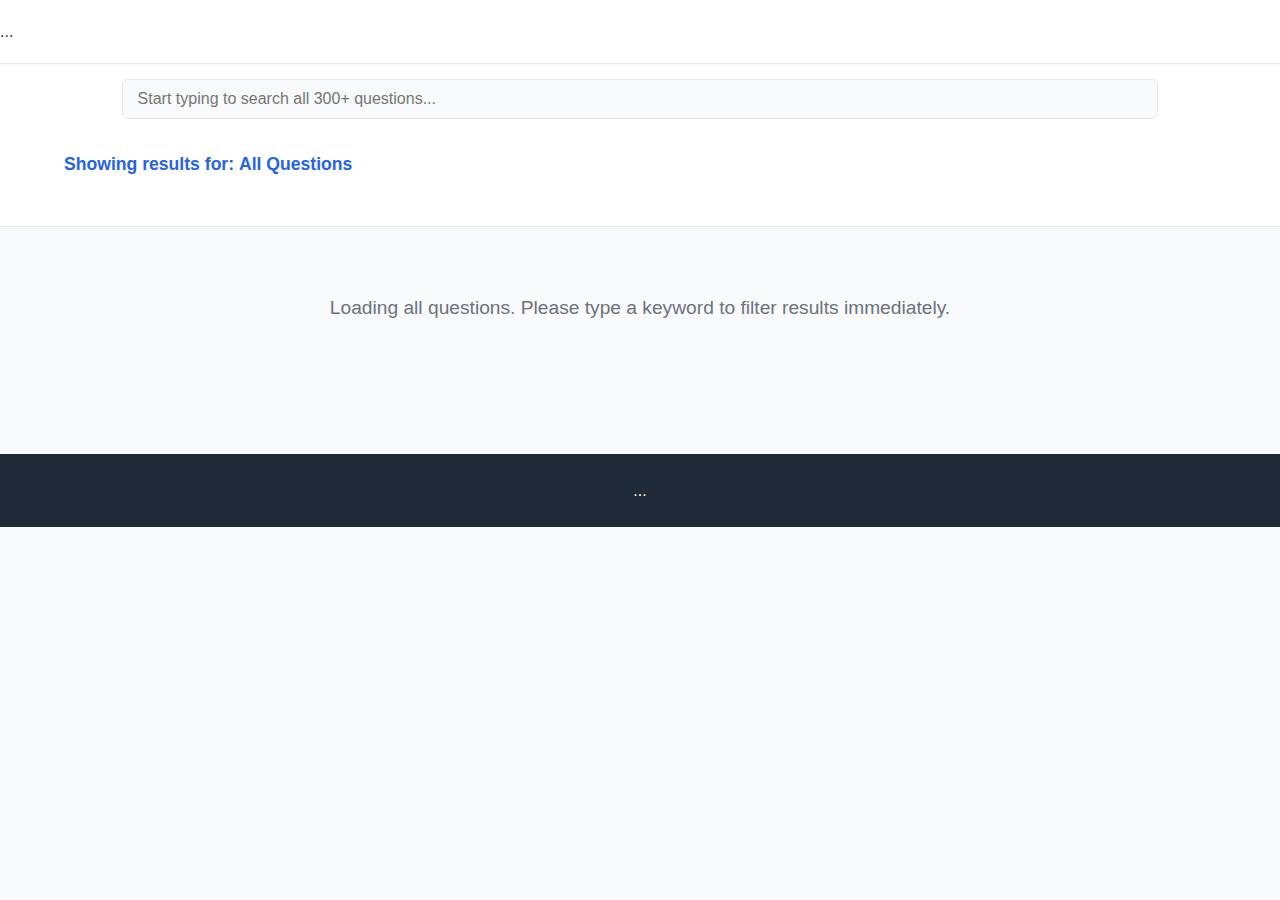
<file: search.html>
<!DOCTYPE html>
<html lang="en">
<head>
    <meta charset="UTF-8">
    <meta name="viewport" content="width=device-width, initial-scale=1.0">
    <title>Search 300+ Interview Questions (DSA, System Design, Behavioral) | InternAdda</title>
    <meta name="description" content="Instantly search the complete InternAdda database of 300+ interview questions. Filter by Company, DSA Topic, System Design, or Behavioral/HR round.">
    <meta name="keywords" content="interview question search, DSA repository, Find Google questions, search coding problems, InternAdda full question bank">
    <link rel="canonical" href="https://www.internaddainterviewhub.com/search.html">
    <link rel="stylesheet" href="style.css">
    <link rel="icon" href="assets/favicon.ico">
    <link rel="stylesheet" href="https://cdnjs.cloudflare.com/ajax/libs/font-awesome/6.0.0-beta3/css/all.min.css">
</head>
<body>
    <header class="header">...</header>
    
    <div class="floating-search-bar active" id="floating-search-bar" style="position: static;">
        <div class="container">
            <input type="text" id="search-input-page" placeholder="Start typing to search all 300+ questions..." autofocus>
        </div>
    </div>

    <main>
        <section class="hero" style="background-color: var(--background-light); color: var(--text-color-primary); padding: 1rem 0; border-bottom: var(--border-subtle);">
            <div class="container" style="text-align: left;">
                <p style="font-size: 1.1rem; margin-bottom: 0;">Showing results for: <strong id="search-term-display" style="font-weight: 700; color: var(--primary-blue);">All Questions</strong></p>
                <p style="font-size: 0.9rem; margin-top: 5px; color: var(--text-color-secondary);" id="result-count"></p>
            </div>
        </section>

        <section class="question-list">
            <div class="container">
                <div id="search-results-container">
                    <p style="text-align: center; padding: 50px; font-size: 1.2rem; color: #6B7280;">Loading all questions. Please type a keyword to filter results immediately.</p>
                </div>
            </div>
        </section>
    </main>

    <footer class="footer">...</footer>
    <script src="questions-data.js"></script>
    <script src="script.js"></script>
</body>
</html>
</file>
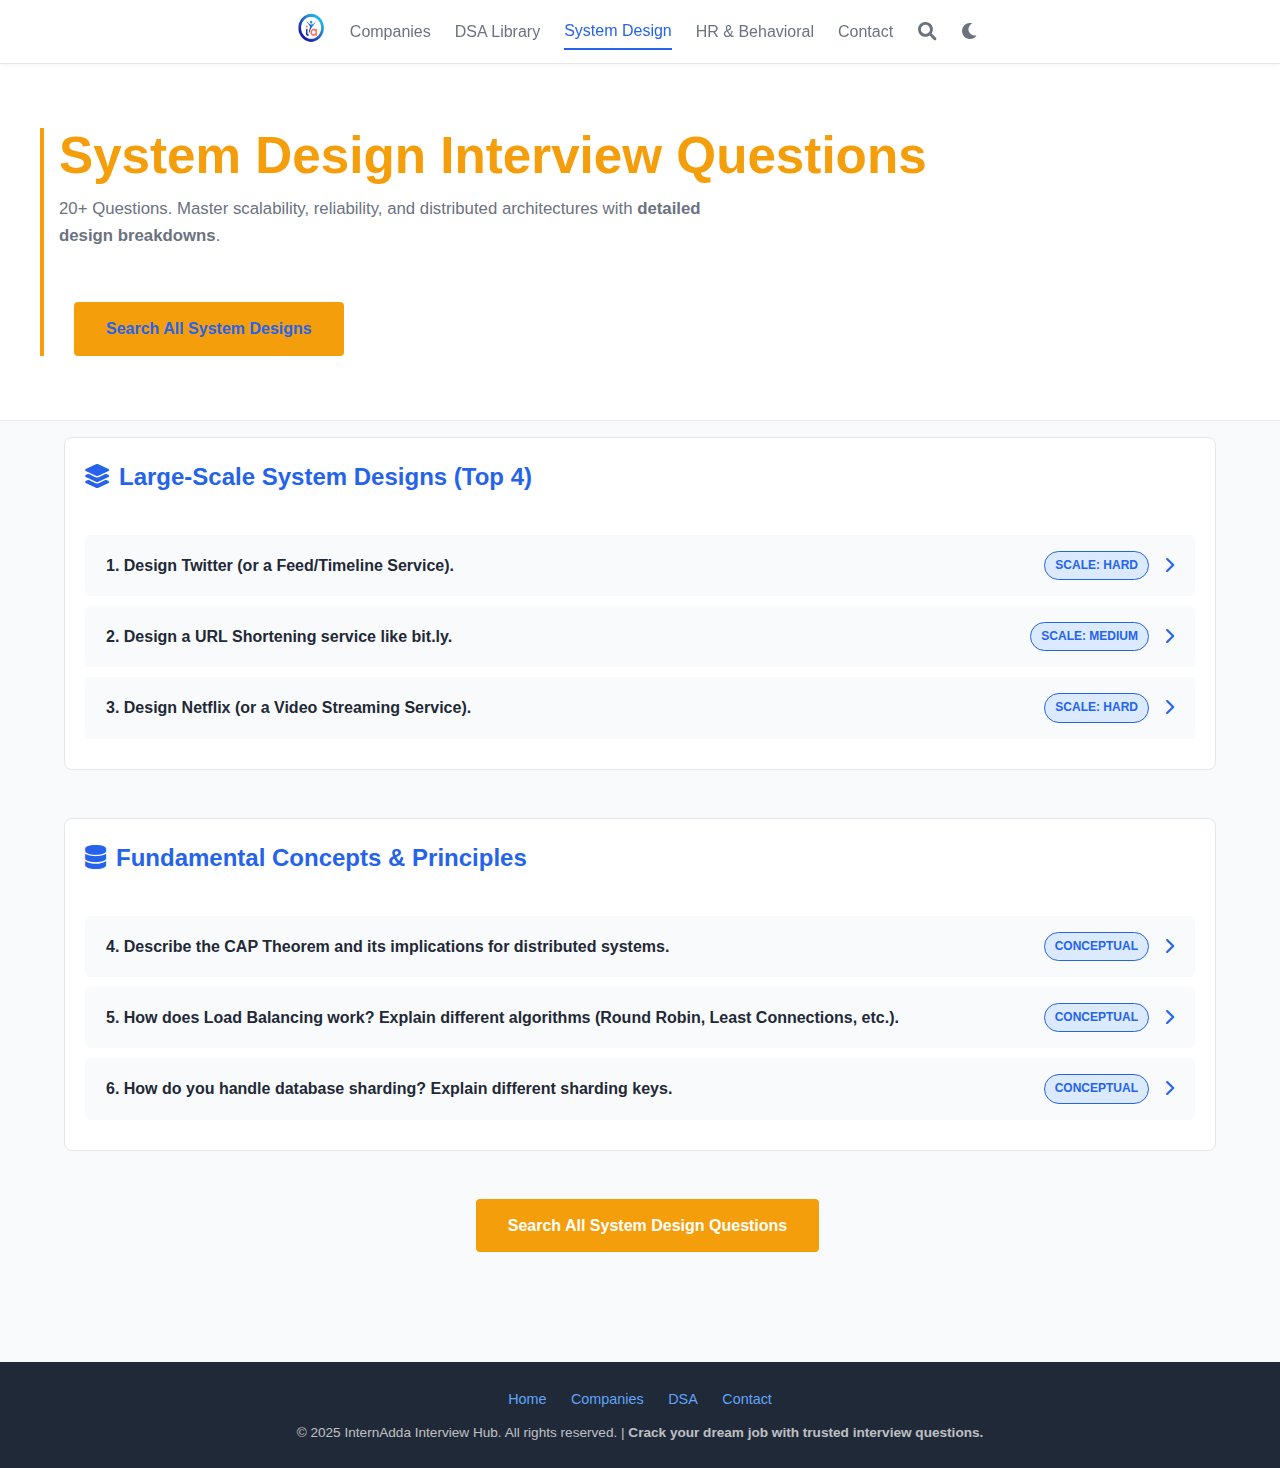
<file: system-design.html>
<!DOCTYPE html>
<html lang="en">
<head>
    <meta charset="UTF-8">
    <meta name="viewport" content="width=device-width, initial-scale=1.0">
    <title>System Design Interview Questions (20+ Large Scale) | InternAdda</title>
    <meta name="description" content="20+ essential System Design interview questions for architecting large-scale, distributed systems like Twitter, Netflix, and TinyURL. Includes comprehensive answers on scaling, consistency, and databases. Prepare for senior SDE roles.">
    <meta name="keywords" content="System Design, Design Twitter, Design Netflix, CAP Theorem, Sharding, Distributed Systems, Microservices, System Design Interview Answers, Load Balancing, Caching strategy">
    
    <meta property="og:title" content="20+ System Design Questions with Detailed Explanations | InternAdda">
    <meta property="og:description" content="Master scalability, reliability, and distributed architectures for FAANG and top product companies.">
    <meta property="og:type" content="website">
    <meta property="og:url" content="https://www.internaddainterviewhub.com/system-design.html">

    <link rel="canonical" href="https://www.internaddainterviewhub.com/system-design.html">
    <link rel="stylesheet" href="style.css">
    <link rel="icon" href="assets/favicon.ico">
    <link rel="stylesheet" href="https://cdnjs.cloudflare.com/ajax/libs/font-awesome/6.0.0-beta3/css/all.min.css">
</head>
<body>
    <header class="header">
        <div class="container">
            <div class="logo">
                <a href="index.html">
                    <img src="assets/logo.jpg" alt="InternAdda Interview Hub Logo">
                </a>
            </div>
            
            <div class="main-nav-wrapper">
                <nav class="nav-links" id="nav-links">
                    <a href="companies.html">Companies</a>
                    <a href="dsa-library.html">DSA Library</a>
                    <a href="system-design.html" class="active">System Design</a>
                    <a href="hr-round.html">HR & Behavioral</a>
                    <a href="contact.html">Contact</a>
                </nav>
                <div class="utility-icons">
                    <button id="search-trigger" title="Search Questions"><i class="fas fa-search"></i></button>
                    <button id="theme-toggle" title="Toggle Dark/Light Mode"><i class="fas fa-moon"></i></button>
                </div>
                <div class="menu-toggle" id="menu-toggle"><i class="fas fa-bars"></i></div>
            </div>
        </div>
    </header>
    <div class="floating-search-bar" id="floating-search-bar">
        <div class="container">
            <input type="text" id="search-input-global" placeholder="Search 300+ Interview Questions (e.g. 'Design Netflix' or 'CAP Theorem')">
        </div>
    </div>

    <main>
        <section class="hero" style="background-color: var(--background-light); color: var(--text-color-primary); padding: 4rem 0;">
            <div class="container" style="text-align: left; border-left: 4px solid #F59E0B; padding-left: 15px;">
                <h1 style="color: #F59E0B;">System Design Interview Questions</h1>
                <p>20+ Questions. Master scalability, reliability, and distributed architectures with <strong style="font-weight: 600;">detailed design breakdowns</strong>.</p>
                <a href="search.html?q=System+Design" class="cta-button" style="background-color: #F59E0B; border-color: #F59E0B; margin-top: 20px;">Search All System Designs</a>
            </div>
        </section>

        <section class="question-list">
            <div class="container">
                <div class="question-group">
                    <h2><i class="fas fa-layer-group" style="margin-right: 10px;"></i>Large-Scale System Designs (Top 4)</h2>
                    
                    <div class="question-item">
                        <div class="question-header">
                            <strong class="question-title">1. Design Twitter (or a Feed/Timeline Service).</strong>
                            <span class="difficulty-tag tag-system">Scale: Hard</span>
                            <span class="toggle-icon"><i class="fas fa-chevron-right"></i></span>
                        </div>
                        <div class="question-content">
                            <div class="answer-section">
                                <h3><i class="fas fa-lightbulb" style="margin-right: 5px;"></i> Answer & Explanation</h3>
                                <p><strong>Key Challenge:</strong> The "Fanout" mechanism. Tweets need to reach millions of followers instantly.</p>
                                <ul>
                                    <li><strong>Fanout-on-Write (Push Model):</strong> Used for tweets by celebrities (high follower count). The tweet is immediately pushed into all followers' inboxes/timelines. Ensures fast read time but has high write load.</li>
                                    <li><strong>Fanout-on-Read (Pull Model):</strong> Used for users with massive follower counts (e.g., millions). The user's timeline is generated dynamically when they load the app. Saves write load but increases read latency.</li>
                                    <li><strong>Storage:</strong> Tweets stored in a distributed key-value store (NoSQL, like Cassandra). Timelines are cached in-memory (like Redis).</li>
                                </ul>
                            </div>
                        </div>
                    </div>

                    <div class="question-item">
                        <div class="question-header">
                            <strong class="question-title">2. Design a URL Shortening service like bit.ly.</strong>
                            <span class="difficulty-tag tag-system">Scale: Medium</span>
                            <span class="toggle-icon"><i class="fas fa-chevron-right"></i></span>
                        </div>
                        <div class="question-content">
                            <div class="answer-section">
                                <h3><i class="fas fa-lightbulb" style="margin-right: 5px;"></i> Answer & Explanation</h3>
                                <p><strong>Core Mechanism:</strong> Generating unique 6-8 character keys for a long URL and redirecting requests.</p>
                                <ul>
                                    <li><strong>Key Generation:</strong> Instead of simple hashing (prone to collisions), use a **Distributed Counter Service** to generate unique numerical IDs. Convert the ID to a base62 string (0-9, a-z, A-Z) to get the short code.</li>
                                    <li><strong>Redirection:</strong> The service takes the short code, looks up the long URL in the database, and sends an HTTP 301 or 307 redirect to the client.</li>
                                    <li><strong>Database:</strong> Use a fast, highly available key-value store (like DynamoDB or Cassandra) for the (short\_key, long\_url) mapping. Reads greatly outweigh writes.</li>
                                </ul>
                            </div>
                        </div>
                    </div>
                    
                    <div class="question-item">
                        <div class="question-header">
                            <strong class="question-title">3. Design Netflix (or a Video Streaming Service).</strong>
                            <span class="difficulty-tag tag-system">Scale: Hard</span>
                            <span class="toggle-icon"><i class="fas fa-chevron-right"></i></span>
                        </div>
                        <div class="question-content">
                            <div class="answer-section">
                                <h3><i class="fas fa-lightbulb" style="margin-right: 5px;"></i> Answer & Explanation</h3>
                                <p><strong>Key Challenge:</strong> Low-latency streaming and massive bandwidth requirements.</p>
                                <ul>
                                    <li><strong>CDN:</strong> Use a proprietary or custom Content Delivery Network (like Netflix Open Connect) distributed globally to cache video chunks close to users. 90% of requests should be handled by the CDN.</li>
                                    <li><strong>Encoding/Transcoding:</strong> Videos must be transcoded into various bitrates, resolutions, and formats (HLS, DASH) for different devices and network conditions.</li>
                                    <li><strong>Recommendation Service:</strong> This runs offline/asynchronously using ML models to personalize the homepage queue.</li>
                                    <li><strong>Databases:</strong> Use NoSQL for user data and metadata (highly scalable, available).</li>
                                </ul>
                            </div>
                        </div>
                    </div>
                </div>

                <div class="question-group">
                    <h2><i class="fas fa-database" style="margin-right: 10px;"></i>Fundamental Concepts & Principles</h2>

                    <div class="question-item">
                        <div class="question-header">
                            <strong class="question-title">4. Describe the CAP Theorem and its implications for distributed systems.</strong>
                            <span class="difficulty-tag tag-system">Conceptual</span>
                            <span class="toggle-icon"><i class="fas fa-chevron-right"></i></span>
                        </div>
                        <div class="question-content">
                            <div class="answer-section">
                                <h3><i class="fas fa-lightbulb" style="margin-right: 5px;"></i> Answer & Explanation</h3>
                                <p><strong>CAP Theorem:</strong> A distributed data store can only guarantee **two** of the following three properties simultaneously:</p>
                                <ul>
                                    <li><strong>Consistency (C):</strong> All clients see the same data at the same time (e.g., all database replicas must agree).</li>
                                    <li><strong>Availability (A):</strong> Every request receives a non-error response, without guarantee that the response contains the most recent write.</li>
                                    <li><strong>Partition Tolerance (P):</strong> The system continues to operate despite arbitrary message loss or system failures (network partition).</li>
                                </ul>
                                <p><strong>Implication:</strong> Since P is unavoidable in a real-world distributed system, developers must choose between **C and A**. Choosing **CP** (e.g., traditional RDBMS, MongoDB) sacrifices availability during a partition. Choosing **AP** (e.g., Cassandra, DynamoDB) sacrifices immediate consistency for availability.</p>
                            </div>
                        </div>
                    </div>

                    <div class="question-item">
                        <div class="question-header">
                            <strong class="question-title">5. How does Load Balancing work? Explain different algorithms (Round Robin, Least Connections, etc.).</strong>
                            <span class="difficulty-tag tag-system">Conceptual</span>
                            <span class="toggle-icon"><i class="fas fa-chevron-right"></i></span>
                        </div>
                        <div class="question-content">
                            <div class="answer-section">
                                <h3><i class="fas fa-lightbulb" style="margin-right: 5px;"></i> Answer & Explanation</h3>
                                <p><strong>Load Balancing:</strong> Distributing incoming network traffic across a group of backend servers to maximize throughput, minimize latency, and prevent any single server from becoming a single point of failure (SPOF).</p>
                                <p><strong>Algorithms:</strong></p>
                                <ul>
                                    <li><strong>Round Robin:</strong> Distributes requests sequentially to each server. Simple, but ignores server capacity/load.</li>
                                    <li><strong>Least Connections:</strong> Directs traffic to the server with the fewest active connections. Optimal for uneven loads.</li>
                                    <li><strong>Least Response Time:</strong> Directs traffic to the server with the lowest average response time and fewest active connections.</li>
                                    <li><strong>Hashing (IP Hash):</strong> Routes requests from the same client IP address to the same server. Important for session persistence.</li>
                                </ul>
                            </div>
                        </div>
                    </div>
                    
                    <div class="question-item">
                        <div class="question-header">
                            <strong class="question-title">6. How do you handle database sharding? Explain different sharding keys.</strong>
                            <span class="difficulty-tag tag-system">Conceptual</span>
                            <span class="toggle-icon"><i class="fas fa-chevron-right"></i></span>
                        </div>
                        <div class="question-content">
                            <div class="answer-section">
                                <h3><i class="fas fa-lightbulb" style="margin-right: 5px;"></i> Answer & Explanation</h3>
                                <p><strong>Sharding:</strong> Horizontal partitioning of a large database into smaller, independent pieces (shards) across different database server instances. This is done when vertical scaling (larger CPU/RAM) is no longer viable.</p>
                                <p><strong>Sharding Keys:</strong> The column used to determine which shard a row belongs to (also called the partition key):</p>
                                <ul>
                                    <li><strong>User ID / Customer ID (Hash-Based):</strong> Hashing the ID ensures load is distributed evenly but makes range queries difficult.</li>
                                    <li><strong>Geolocation:</strong> Sharding based on geographical regions. Good for localized services.</li>
                                    <li><strong>Time-Based:</strong> Sharding archives data over time (e.g., all 2024 data on shard 1).</li>
                                </ul>
                                <p><strong>Challenge:</strong> Choosing the wrong key leads to "hotspots" or difficult cross-shard joins.</p>
                            </div>
                        </div>
                    </div>
                </div>
                
                <p style="text-align: center; margin-top: 30px; padding-bottom: 30px;">
                    <a href="search.html?q=System+Design" class="cta-button" style="background-color: #F59E0B; border-color: #F59E0B; color: white;">Search All System Design Questions</a>
                </p>
            </div>
        </section>
    </main>

    <footer class="footer">
        <div class="container">
            <div class="footer-nav">
                <a href="index.html">Home</a>
                <a href="companies.html">Companies</a>
                <a href="dsa-library.html">DSA</a>
                <a href="contact.html">Contact</a>
            </div>
            <p class="footer-text">
                &copy; 2025 InternAdda Interview Hub. All rights reserved. | <strong style="font-weight: 600;">Crack your dream job with trusted interview questions.</strong>
            </p>
        </div>
    </footer>

    <script src="script.js"></script>
</body>
</html>
</file>
<file: style.css>
/* style.css - InternAdda Interview Hub - FINAL PROFESSIONAL UI */

/* --- 0. Variables and Global Reset --- */
:root {
    --primary-blue: #2563EB; /* InternAdda Blue */
    --secondary-blue: #60A5FA;
    --background-light: #FFFFFF; /* White background for main content */
    --page-background: #F9FAFB; /* Light gray background for the body */
    --text-color-primary: #1F2937;
    --text-color-secondary: #6B7280;
    --shadow-soft: 0 1px 4px rgba(0, 0, 0, 0.05); /* Very soft shadow for separation */
    --border-subtle: 1px solid #E5E7EB;
    --header-height: 64px;
    --spacing: 1.5rem;
    --font-weight-bold: 700;
}

/* Dark Mode (Retained for completeness) */
body.dark-mode {
    --primary-blue: #60A5FA; /* Brighter blue for contrast */
    --secondary-blue: #2563EB;
    --background-light: #1F2937;
    --page-background: #111827;
    --text-color-primary: #F9FAFB;
    --text-color-secondary: #9CA3AF;
    --shadow-soft: 0 1px 4px rgba(0, 0, 0, 0.3);
    --border-subtle: 1px solid #374151;
}

* {
    margin: 0;
    padding: 0;
    box-sizing: border-box;
}

body {
    font-family: 'Inter', 'Segoe UI', Tahoma, Geneva, Verdana, sans-serif;
    line-height: 1.6;
    background-color: var(--page-background);
    color: var(--text-color-primary);
    transition: background-color 0.3s, color 0.3s;
}

a {
    text-decoration: none;
    color: var(--primary-blue);
    transition: color 0.2s;
}

a:hover {
    color: var(--secondary-blue);
}

.container {
    max-width: 1200px;
    margin: 0 auto;
    padding: 0 var(--spacing);
}

strong { 
    font-weight: 600;
}

/* --- 1. Header & Navigation --- */
.header {
    background-color: var(--background-light);
    box-shadow: var(--shadow-soft);
    position: sticky;
    top: 0;
    z-index: 1000;
    height: var(--header-height);
    display: flex;
    align-items: center;
    border-bottom: var(--border-subtle);
}

.header .container {
    display: flex;
    justify-content: space-between;
    align-items: center;
}

.logo img {
    height: 30px; 
    width: auto;
    object-fit: contain;
}

.main-nav-wrapper {
    display: flex;
    align-items: center;
    justify-content: flex-end; 
    flex-grow: 1; 
}

.nav-links {
    display: flex; 
    align-items: center;
    margin-right: 20px; 
}

.nav-links a {
    margin-left: 1.5rem; 
    font-weight: 500;
    padding: 5px 0;
    color: var(--text-color-secondary); 
    transition: color 0.2s;
}

.nav-links a:hover, .nav-links a.active {
    color: var(--primary-blue);
    border-bottom: 2px solid var(--primary-blue);
}

/* Utility Icons */
.utility-icons {
    display: flex;
    align-items: center;
    gap: 15px; 
}

#search-trigger, #theme-toggle, .menu-toggle {
    background: none;
    border: none;
    color: var(--text-color-secondary);
    cursor: pointer;
    font-size: 1.15rem; 
    padding: 5px;
    transition: color 0.2s;
}

#search-trigger:hover, #theme-toggle:hover {
    color: var(--primary-blue);
}

.menu-toggle {
    display: none; 
}

/* --- 2. Floating Search Bar --- */
.floating-search-bar {
    position: fixed;
    top: -100px; 
    left: 0;
    width: 100%;
    background-color: var(--background-light);
    padding: 15px 0;
    box-shadow: 0 4px 6px rgba(0, 0, 0, 0.05);
    z-index: 999;
    transition: top 0.4s ease-in-out;
}

.floating-search-bar.active {
    top: var(--header-height);
}

.floating-search-bar input[type="text"] {
    width: 90%;
    padding: 10px 15px;
    border: var(--border-subtle);
    border-radius: 6px;
    font-size: 1rem;
    margin: 0 auto;
    display: block;
    outline: none;
    background-color: var(--page-background);
    color: var(--text-color-primary);
}


/* --- 3. Hero Section (Refined Spacing) --- */
.hero {
    background-color: var(--background-light);
    padding: 6rem 0; 
    border-bottom: var(--border-subtle);
}

.hero .container {
    text-align: left;
}

.hero p:first-child {
    color: var(--primary-blue); 
    font-weight: 600; 
    margin-bottom: 5px;
}

.hero h1 {
    font-size: 3.2rem; 
    font-weight: 800;
    margin-bottom: 0.75rem;
    line-height: 1.1;
}

.hero h1 span {
    font-size: 3.2rem;
    font-weight: 800;
    background-image: linear-gradient(90deg, #6366F1, #2563EB); 
    -webkit-background-clip: text; 
    -webkit-text-fill-color: transparent;
}

.hero > .container > p:not(:first-child) {
    font-size: 1.05rem; 
    color: var(--text-color-secondary);
    max-width: 650px; 
    margin-bottom: 2rem;
}

.cta-button {
    display: inline-block;
    padding: 12px 30px;
    border-radius: 4px;
    font-weight: 700;
    transition: background-color 0.2s, border-color 0.2s;
}

.cta-button:first-of-type {
    background-color: var(--primary-blue);
    color: white;
    border: 2px solid var(--primary-blue);
}

.cta-button:last-of-type {
    background-color: transparent;
    color: var(--primary-blue);
    border: 2px solid var(--primary-blue);
    margin-left: 15px;
}

.cta-button:hover:first-of-type {
    background-color: #1E40AF;
}

.cta-button:hover:last-of-type {
    background-color: var(--page-background);
}

/* --- 4. Content Cards & Section Title --- */
.section-title {
    font-size: 1.8rem;
    font-weight: 700;
    color: var(--text-color-primary);
    text-align: left;
    margin: 3.5rem 0 1.5rem; 
    padding-left: 15px; 
    border-left: 4px solid var(--primary-blue);
}

.grid-cards {
    display: grid;
    grid-template-columns: repeat(auto-fit, minmax(280px, 1fr));
    gap: 1.5rem;
    padding-bottom: 3rem;
}

.card {
    background-color: var(--background-light);
    padding: 20px; 
    border-radius: 8px;
    box-shadow: 0 4px 10px rgba(0, 0, 0, 0.04); 
    border: var(--border-subtle);
    transition: transform 0.2s, box-shadow 0.2s;
    text-align: left;
}

.card:hover {
    transform: translateY(-2px);
    box-shadow: 0 4px 10px rgba(0, 0, 0, 0.1);
    border-color: var(--secondary-blue);
}

.card h3 {
    font-size: 1.15rem;
    color: var(--primary-blue);
    margin-top: 5px;
    font-weight: 600;
}

.card p {
    font-size: 0.9rem;
    color: var(--text-color-secondary);
    margin: 5px 0 0;
}

.card img.logo-img {
    width: 35px; 
    height: 35px;
    object-fit: contain;
}

/* --- 5. Question List (Accordion/Detailed View) --- */
.question-list {
    padding-top: 1rem;
    padding-bottom: 5rem;
}

.question-group {
    margin-bottom: 3rem;
    border: var(--border-subtle);
    background-color: var(--background-light);
    border-radius: 8px;
    padding: 20px;
}

.question-group h2 {
    font-size: 1.5rem;
    font-weight: 700;
    color: var(--primary-blue);
    border-bottom: 2px solid var(--border-subtle);
    padding-bottom: 15px;
    margin-bottom: 1.5rem;
}

.question-item {
    background-color: var(--page-background);
    padding: 15px 20px;
    border-radius: 6px;
    margin-bottom: 10px;
    cursor: pointer;
    border: 1px solid transparent;
    transition: background-color 0.2s, border-color 0.2s;
}

.question-item:hover {
    background-color: #ECEFFF; 
    border-color: var(--secondary-blue);
}

.question-item .question-header {
    display: flex;
    justify-content: space-between;
    align-items: center;
}

.question-item strong.question-title {
    font-size: 1rem;
    font-weight: 600;
    color: var(--text-color-primary);
    flex-grow: 1;
}

.question-item .toggle-icon {
    font-size: 1rem;
    color: var(--primary-blue);
    transition: transform 0.3s;
    margin-left: 15px;
}

.question-item.active .toggle-icon {
    transform: rotate(90deg);
}

.question-content {
    display: none;
    padding-top: 15px;
    margin-top: 15px;
    border-top: 1px solid #D1D5DB;
    line-height: 1.7;
    font-size: 0.95rem;
}

.question-item.active .question-content {
    display: block;
}

.question-content .answer-section {
    margin-top: 10px;
}

.question-content .answer-section h3 {
    font-size: 1.1rem;
    font-weight: 700;
    color: #059669; 
    margin-bottom: 8px;
}

.question-content p {
    margin-bottom: 10px;
}

.question-content ul, .question-content ol {
    margin-left: 20px;
    margin-bottom: 10px;
}

.question-content code {
    background-color: #F3F4F6;
    padding: 2px 4px;
    border-radius: 4px;
    font-family: 'Consolas', 'Courier New', monospace;
    font-size: 0.9em;
    color: #C2410C; /* Tailwind Orange-700 for code blocks */
}

/* Difficulty/Status Tags */
.difficulty-tag {
    display: inline-block;
    padding: 4px 10px;
    margin-left: 15px;
    border-radius: 20px;
    font-size: 0.75rem;
    font-weight: var(--font-weight-bold);
    text-transform: uppercase;
}

.tag-easy { background-color: #ECFDF5; color: #059669; border: 1px solid #059669; }
.tag-medium { background-color: #FEF3C7; color: #D97706; border: 1px solid #D97706; }
.tag-hard { background-color: #FEE2E2; color: #EF4444; border: 1px solid #EF4444; }
.tag-system { background-color: #DBEAFE; color: #2563EB; border: 1px solid #2563EB; }
.tag-behavioral { background-color: #EDE9FE; color: #6366F1; border: 1px solid #6366F1; }


/* --- 6. Footer and Contact Form --- */
.footer {
    background-color: #1F2937;
    color: white;
    padding: var(--spacing) 0;
    text-align: center;
}

.footer-nav a {
    color: var(--secondary-blue);
    margin: 0 10px;
    font-size: 0.9rem;
}

.footer-text {
    margin-top: 10px;
    font-size: 0.85rem;
    opacity: 0.7;
}

.contact-form {
    max-width: 600px;
    margin: 3rem auto 5rem;
    padding: var(--spacing);
    background-color: var(--background-light);
    border-radius: 12px;
    box-shadow: var(--shadow-soft);
    border: var(--border-subtle);
}

/* --- 7. Responsiveness (Mobile Optimization) --- */
@media (max-width: 768px) {
    
    .header .container {
        padding: 0 15px; 
    }

    /* 7.1 Header & Navigation Collapse */
    .nav-links {
        display: none;
        position: absolute;
        top: var(--header-height);
        left: 0;
        width: 100%;
        background-color: var(--background-light);
        box-shadow: 0 4px 6px rgba(0, 0, 0, 0.1);
        padding: 10px 0;
        flex-direction: column;
        z-index: 990;
        border-top: var(--border-subtle);
        margin-right: 0;
    }

    .nav-links.active {
        display: flex;
    }

    .nav-links a {
        margin: 0;
        padding: 12px 20px;
        width: 100%;
        text-align: center;
        border-bottom: 1px solid rgba(0, 0, 0, 0.05);
    }
    
    .menu-toggle {
        display: block; 
        order: 3; 
        font-size: 1.3rem;
        margin-left: 15px;
    }

    .utility-icons {
        order: 2;
    }

    /* 7.2 Hero Section Mobile Fixes */
    .hero {
        padding: 4rem 0;
    }
    .hero h1, .hero h1 span {
        font-size: 2.5rem;
    }
    .cta-button:last-of-type {
        margin-left: 0;
        margin-top: 10px;
        display: block;
        text-align: center;
    }
    .cta-button:first-of-type {
        display: block;
        text-align: center;
    }
    
    .section-title {
        font-size: 1.5rem;
        padding-left: 15px;
    }

    .grid-cards {
        grid-template-columns: 1fr;
    }

    /* 7.3 Question Accordion Mobile Fixes */
    .question-item {
        padding: 15px;
    }
    .question-item .question-header {
        flex-direction: column;
        align-items: flex-start;
        gap: 8px;
    }
    .question-item strong.question-title {
        font-size: 0.95rem;
    }
    .difficulty-tag {
        margin-left: 0;
    }
    .question-item .toggle-icon {
        position: absolute;
        right: 15px;
        top: 15px;
        margin-left: 0;
    }
    .question-content {
        font-size: 0.9rem;
    }
}
</file>
